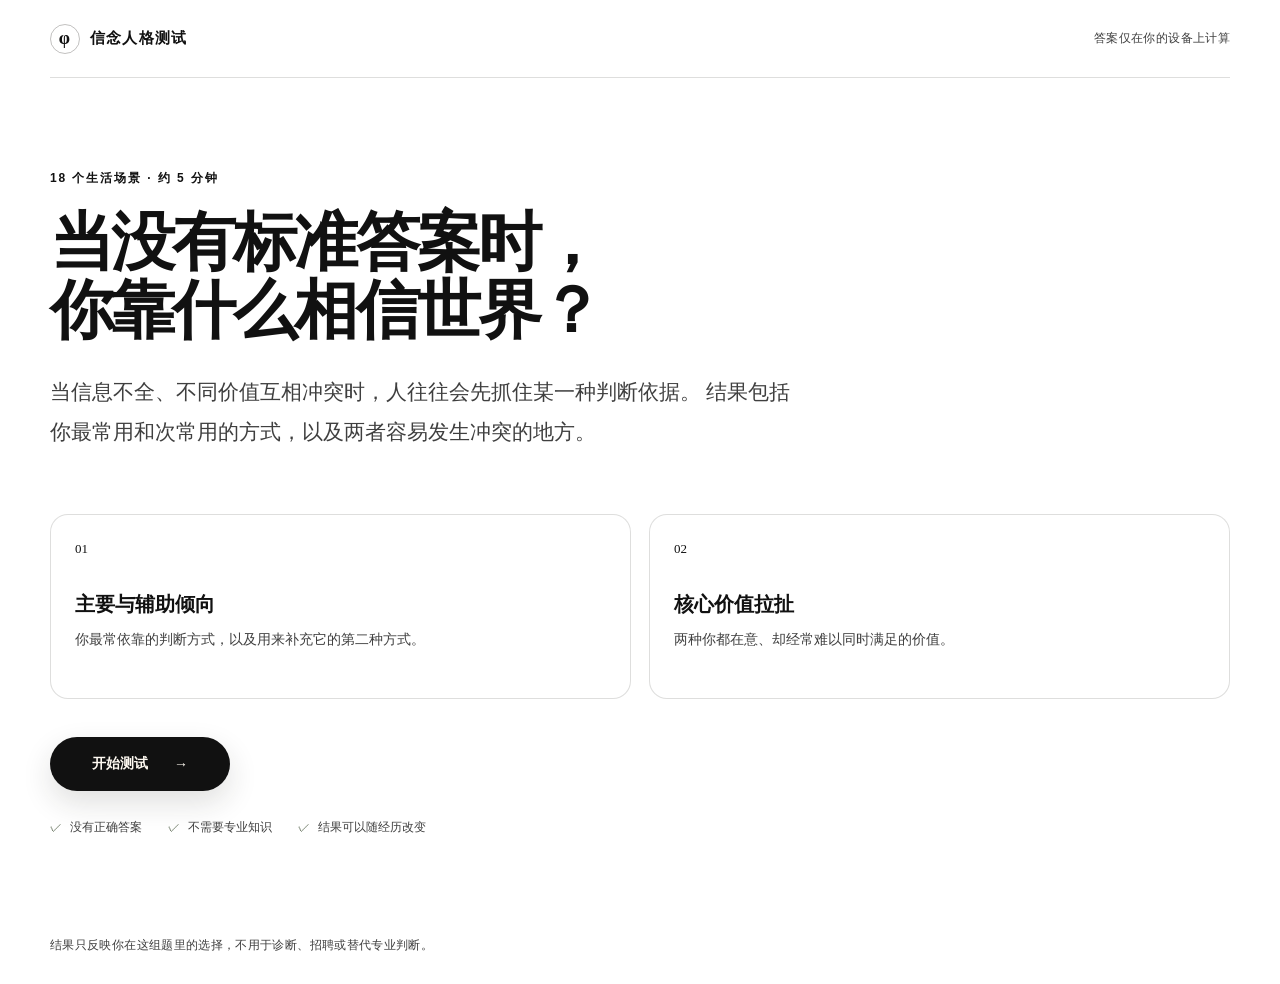
<file: index.html>
<!doctype html>
<html lang="zh-CN">
  <head>
    <meta charset="UTF-8" />
    <meta name="viewport" content="width=device-width, initial-scale=1.0" />
    <meta
      name="description"
      content="一个从生活选择出发的信念人格测试。18 道题，看看你最常依靠的判断方式，以及容易发生的价值拉扯。"
    />
    <meta name="theme-color" content="#ffffff" />
    <title>你靠什么相信世界？｜信念人格测试</title>
    <link rel="stylesheet" href="styles.css?v=7" />
  </head>
  <body>
    <div class="page-shell">
      <header class="site-header">
        <a class="brand" href="./" aria-label="返回测试首页">
          <span class="brand-mark">φ</span>
          <span>信念人格测试</span>
        </a>
        <div class="privacy-note">答案仅在你的设备上计算</div>
      </header>

      <main id="app" class="app" aria-live="polite">
        <section id="homeScreen" class="screen home-screen">
          <div class="hero-kicker">18 个生活场景 · 约 5 分钟</div>
          <h1>当没有标准答案时，<br />你靠什么相信世界？</h1>
          <p class="hero-intro">
            当信息不全、不同价值互相冲突时，人往往会先抓住某一种判断依据。
            结果包括你最常用和次常用的方式，以及两者容易发生冲突的地方。
          </p>

          <div class="result-preview" aria-label="测试结果预览">
            <article>
              <span class="preview-number">01</span>
              <h2>主要与辅助倾向</h2>
              <p>你最常依靠的判断方式，以及用来补充它的第二种方式。</p>
            </article>
            <article>
              <span class="preview-number">02</span>
              <h2>核心价值拉扯</h2>
              <p>两种你都在意、却经常难以同时满足的价值。</p>
            </article>
          </div>

          <div class="home-actions">
            <button id="startButton" class="primary-button" type="button">
              开始测试
              <span aria-hidden="true">→</span>
            </button>
            <button id="resumeButton" class="text-button hidden" type="button">继续上次作答</button>
          </div>

          <div class="home-footnote">
            <span>没有正确答案</span>
            <span>不需要专业知识</span>
            <span>结果可以随经历改变</span>
          </div>
        </section>

        <section id="quizScreen" class="screen quiz-screen hidden">
          <div class="quiz-topline">
            <button id="quitButton" class="icon-button" type="button" aria-label="退出测试">×</button>
            <div class="progress-wrap" aria-label="答题进度">
              <div class="progress-meta">
                <span id="progressText">第 1 / 18 题</span>
                <span id="progressPercent">6%</span>
              </div>
              <div class="progress-track">
                <div id="progressBar" class="progress-bar"></div>
              </div>
            </div>
          </div>

          <div class="question-wrap">
            <p class="question-hint">先选一个最接近的，再选一个次接近的</p>
            <h2 id="questionText" class="question-text"></h2>
            <div id="optionsList" class="options-list" role="group" aria-label="选项"></div>
            <p id="selectionHint" class="selection-hint">请选择第一选择</p>
          </div>

          <div class="quiz-actions">
            <button id="backButton" class="secondary-button" type="button">上一题</button>
            <button id="resetSelectionButton" class="text-button" type="button">重选本题</button>
            <button id="nextButton" class="primary-button compact" type="button" disabled>下一题</button>
          </div>
        </section>

        <section id="resultScreen" class="screen result-screen hidden">
          <div id="resultContent"></div>
          <div class="result-actions no-print">
            <button id="shareButton" class="primary-button" type="button">分享结果</button>
            <button id="printButton" class="secondary-button" type="button">保存 / 打印</button>
            <button id="restartButton" class="text-button" type="button">重新测试</button>
          </div>
        </section>
      </main>

      <footer class="site-footer">
        <p>结果只反映你在这组题里的选择，不用于诊断、招聘或替代专业判断。</p>
      </footer>
    </div>

    <div id="toast" class="toast" role="status" aria-live="polite"></div>
    <script src="questions.js?v=7"></script>
    <script src="app.js?v=8"></script>
  </body>
</html>
</file>
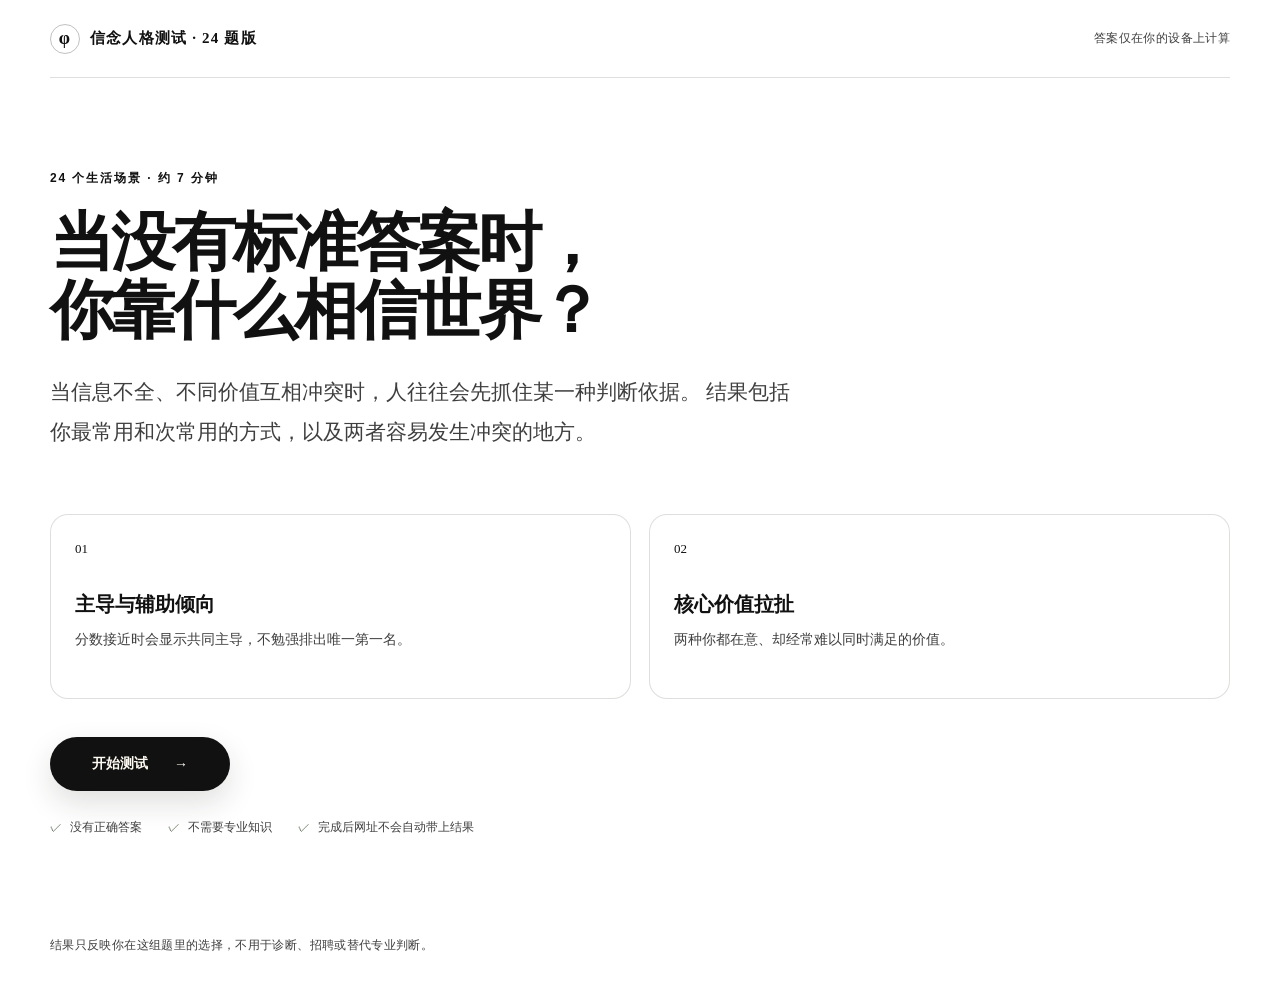
<file: 24/index.html>
<!doctype html>
<html lang="zh-CN">
  <head>
    <meta charset="UTF-8" />
    <meta name="viewport" content="width=device-width, initial-scale=1.0" />
    <meta
      name="description"
      content="一个从生活选择出发的信念人格测试。24 道题，看看你最常依靠的判断方式，以及容易发生的价值拉扯。"
    />
    <meta name="theme-color" content="#ffffff" />
    <title>你靠什么相信世界？｜信念人格测试 24 题版</title>
    <style>
:root {
  --paper: #ffffff;
  --paper-deep: #f3f3f0;
  --ink: #111111;
  --ink-soft: #3f3f3f;
  --line: rgba(36, 34, 31, 0.15);
  --line-strong: rgba(36, 34, 31, 0.28);
  --white: #ffffff;
  --accent: #111111;
  --accent-dark: #000000;
  --olive: #53604a;
  --shadow: 0 24px 80px rgba(63, 48, 31, 0.1);
  --radius-lg: 28px;
  --radius-md: 18px;
  --radius-sm: 12px;
}

* {
  box-sizing: border-box;
}

html {
  scroll-behavior: smooth;
}

body {
  margin: 0;
  min-width: 320px;
  color: var(--ink);
  background: #ffffff;
  font-family: "Songti SC", "Noto Serif CJK SC", STSong, "Times New Roman", serif;
  -webkit-font-smoothing: antialiased;
}

button,
a {
  font: inherit;
}

button {
  color: inherit;
}

.page-shell {
  width: min(1180px, calc(100% - 40px));
  min-height: 100vh;
  margin: 0 auto;
}

.site-header,
.site-footer {
  display: flex;
  align-items: center;
  justify-content: space-between;
  min-height: 78px;
}

.site-header {
  border-bottom: 1px solid var(--line);
}

.brand {
  display: inline-flex;
  gap: 10px;
  align-items: center;
  color: var(--ink);
  font-size: 15px;
  font-weight: 700;
  letter-spacing: 0.08em;
  text-decoration: none;
}

.brand-mark {
  display: grid;
  width: 30px;
  height: 30px;
  place-items: center;
  border: 1px solid var(--line-strong);
  border-radius: 50%;
  color: var(--accent);
  font-family: Georgia, serif;
  font-size: 18px;
}

.privacy-note,
.site-footer {
  color: var(--ink-soft);
  font-family: -apple-system, BlinkMacSystemFont, "Segoe UI", sans-serif;
  font-size: 12px;
  letter-spacing: 0.03em;
}

.app {
  min-height: calc(100vh - 156px);
}

.screen {
  animation: enter 420ms ease both;
}

.hidden {
  display: none !important;
}

@keyframes enter {
  from {
    opacity: 0;
    transform: translateY(8px);
  }
  to {
    opacity: 1;
    transform: translateY(0);
  }
}

.home-screen {
  padding: 92px 0 70px;
}

.hero-kicker,
.section-kicker,
.question-hint,
.result-label {
  color: var(--accent);
  font-family: -apple-system, BlinkMacSystemFont, "Segoe UI", sans-serif;
  font-size: 12px;
  font-weight: 750;
  letter-spacing: 0.16em;
  text-transform: uppercase;
}

.home-screen h1 {
  max-width: 890px;
  margin: 22px 0 28px;
  font-size: clamp(34px, 5.4vw, 64px);
  font-weight: 600;
  letter-spacing: -0.045em;
  line-height: 1.06;
}

.hero-intro {
  max-width: 760px;
  margin: 0;
  color: var(--ink-soft);
  font-size: clamp(17px, 2vw, 21px);
  line-height: 1.9;
}

.result-preview {
  display: grid;
  grid-template-columns: repeat(2, 1fr);
  gap: 18px;
  margin: 62px 0 38px;
}

.result-preview article {
  min-height: 185px;
  padding: 24px;
  border: 1px solid var(--line);
  border-radius: var(--radius-md);
  background: rgba(255, 255, 255, 0.3);
}

.preview-number {
  color: var(--accent);
  font-family: Georgia, serif;
  font-size: 13px;
}

.result-preview h2 {
  margin: 34px 0 10px;
  font-size: 20px;
  font-weight: 650;
}

.result-preview p {
  margin: 0;
  color: var(--ink-soft);
  font-family: -apple-system, BlinkMacSystemFont, "Segoe UI", sans-serif;
  font-size: 14px;
  line-height: 1.7;
}

.home-actions,
.result-actions,
.quiz-actions {
  display: flex;
  gap: 14px;
  align-items: center;
}

.primary-button,
.secondary-button,
.text-button,
.icon-button {
  border: 0;
  cursor: pointer;
  transition: 180ms ease;
}

.primary-button,
.secondary-button {
  min-height: 54px;
  padding: 0 24px;
  border-radius: 999px;
  font-family: -apple-system, BlinkMacSystemFont, "Segoe UI", sans-serif;
  font-size: 14px;
  font-weight: 700;
}

.primary-button {
  display: inline-flex;
  gap: 26px;
  align-items: center;
  justify-content: center;
  min-width: 180px;
  color: #fffaf2;
  background: var(--ink);
  box-shadow: 0 12px 30px rgba(36, 34, 31, 0.14);
}

.primary-button:hover:not(:disabled) {
  background: var(--accent-dark);
  transform: translateY(-2px);
}

.primary-button:disabled {
  cursor: not-allowed;
  opacity: 0.32;
}

.primary-button.compact {
  min-width: 126px;
}

.secondary-button {
  border: 1px solid var(--line-strong);
  background: transparent;
}

.secondary-button:hover {
  border-color: var(--ink);
  background: rgba(255, 255, 255, 0.36);
}

.text-button {
  padding: 10px 6px;
  color: var(--ink-soft);
  background: transparent;
  font-family: -apple-system, BlinkMacSystemFont, "Segoe UI", sans-serif;
  font-size: 13px;
  text-decoration: underline;
  text-decoration-color: transparent;
  text-underline-offset: 4px;
}

.text-button:hover {
  color: var(--ink);
  text-decoration-color: currentColor;
}

.home-footnote {
  display: flex;
  flex-wrap: wrap;
  gap: 12px 26px;
  margin-top: 28px;
  color: var(--ink-soft);
  font-family: -apple-system, BlinkMacSystemFont, "Segoe UI", sans-serif;
  font-size: 12px;
}

.home-footnote span::before {
  margin-right: 8px;
  color: var(--olive);
  content: "✓";
}

.quiz-screen {
  width: min(860px, 100%);
  margin: 0 auto;
  padding: 42px 0 64px;
}

.quiz-topline {
  display: flex;
  gap: 24px;
  align-items: center;
}

.icon-button {
  width: 42px;
  height: 42px;
  flex: 0 0 auto;
  border: 1px solid var(--line);
  border-radius: 50%;
  background: rgba(255, 255, 255, 0.32);
  font-family: -apple-system, BlinkMacSystemFont, "Segoe UI", sans-serif;
  font-size: 22px;
}

.progress-wrap {
  width: 100%;
}

.progress-meta {
  display: flex;
  justify-content: space-between;
  margin-bottom: 10px;
  color: var(--ink-soft);
  font-family: -apple-system, BlinkMacSystemFont, "Segoe UI", sans-serif;
  font-size: 12px;
}

.progress-track {
  height: 4px;
  overflow: hidden;
  border-radius: 999px;
  background: var(--paper-deep);
}

.progress-bar {
  width: 4%;
  height: 100%;
  border-radius: inherit;
  background: var(--accent);
  transition: width 260ms ease;
}

.question-wrap {
  min-height: 600px;
  padding: 72px 0 28px;
}

.question-hint {
  margin: 0 0 18px;
}

.question-text {
  max-width: 760px;
  margin: 0 0 36px;
  font-size: clamp(22px, 3vw, 30px);
  font-weight: 600;
  letter-spacing: -0.02em;
  line-height: 1.42;
}

.options-list {
  display: grid;
  gap: 12px;
}

.option-button {
  display: grid;
  grid-template-columns: 34px 1fr auto;
  gap: 15px;
  align-items: center;
  width: 100%;
  min-height: 76px;
  padding: 15px 18px;
  border: 1px solid var(--line);
  border-radius: var(--radius-sm);
  color: var(--ink);
  text-align: left;
  background: rgba(255, 255, 255, 0.35);
  cursor: pointer;
  transition: 160ms ease;
}

.option-button:hover {
  border-color: var(--line-strong);
  background: rgba(255, 255, 255, 0.7);
  transform: translateY(-1px);
}

.option-letter {
  display: grid;
  width: 30px;
  height: 30px;
  place-items: center;
  border: 1px solid var(--line-strong);
  border-radius: 50%;
  color: var(--ink-soft);
  font-family: Georgia, serif;
  font-size: 12px;
}

.option-text {
  font-size: 16px;
  line-height: 1.65;
}

.option-rank {
  min-width: 70px;
  color: var(--accent);
  font-family: -apple-system, BlinkMacSystemFont, "Segoe UI", sans-serif;
  font-size: 12px;
  font-weight: 750;
  text-align: right;
}

.option-button.selected-primary {
  border-color: #efd875;
  background: #fffdf2;
  box-shadow: 0 0 0 2px rgba(239, 216, 117, 0.1);
}

.option-button.selected-secondary {
  border-color: #b8d7f4;
  background: #f4f9ff;
  box-shadow: 0 0 0 2px rgba(184, 215, 244, 0.12);
}

.option-button.selected-primary .option-letter {
  border-color: #efd875;
  background: #fff6cf;
  color: #78651d;
}

.option-button.selected-secondary .option-letter {
  border-color: #b8d7f4;
  background: #e7f2ff;
  color: #3d6f99;
}

.option-button.selected-primary .option-rank {
  color: #78651d;
}

.option-button.selected-secondary .option-rank {
  color: #416f95;
}

.selection-hint {
  min-height: 24px;
  margin: 18px 0 0;
  color: var(--ink-soft);
  font-family: -apple-system, BlinkMacSystemFont, "Segoe UI", sans-serif;
  font-size: 13px;
}

.quiz-actions {
  justify-content: space-between;
  padding-top: 22px;
  border-top: 1px solid var(--line);
}

.result-screen {
  width: min(960px, 100%);
  margin: 0 auto;
  padding: 72px 0 90px;
}

.result-hero {
  position: relative;
  overflow: hidden;
  padding: clamp(30px, 4.5vw, 52px);
  border: 1px solid var(--line);
  border-radius: var(--radius-lg);
  background:
    linear-gradient(135deg, rgba(255, 255, 255, 0.72), rgba(255, 255, 255, 0.24)),
    var(--type-tint, rgba(17, 17, 17, 0.04));
  box-shadow: var(--shadow);
}

.result-hero::after {
  position: absolute;
  top: -150px;
  right: -110px;
  width: 340px;
  height: 340px;
  border: 1px solid var(--type-accent, var(--accent));
  border-radius: 50%;
  content: "";
  opacity: 0.18;
}

.result-label {
  margin: 0 0 18px;
}

.result-title {
  max-width: 760px;
  margin: 0;
  font-size: clamp(38px, 5vw, 58px);
  font-weight: 600;
  letter-spacing: -0.05em;
  line-height: 1.06;
}

.result-title.dual {
  max-width: 840px;
  font-size: clamp(30px, 4vw, 46px);
  line-height: 1.18;
}

.result-tagline {
  max-width: 680px;
  margin: 22px 0 0;
  color: var(--ink-soft);
  font-size: clamp(16px, 1.6vw, 19px);
  line-height: 1.8;
}

.result-summary-grid {
  display: grid;
  grid-template-columns: 1.15fr 0.85fr;
  gap: 18px;
  margin-top: 18px;
}

.summary-card,
.result-section,
.spectrum-card {
  border: 1px solid var(--line);
  border-radius: var(--radius-md);
  background: rgba(255, 255, 255, 0.4);
}

.summary-card {
  padding: 28px;
}

.summary-card h2,
.result-section h2,
.spectrum-card h2 {
  margin: 8px 0 14px;
  font-size: 22px;
  font-weight: 650;
}

.summary-card p,
.result-section p,
.result-section li {
  color: #303030;
  font-size: 15px;
  line-height: 1.85;
}

.summary-card p {
  margin: 0;
}

.type-chip {
  display: inline-flex;
  align-items: center;
  min-height: 28px;
  padding: 0 10px;
  border: 1px solid var(--line-strong);
  border-radius: 999px;
  color: var(--ink-soft);
  font-family: -apple-system, BlinkMacSystemFont, "Segoe UI", sans-serif;
  font-size: 11px;
  font-weight: 750;
  letter-spacing: 0.08em;
}

.result-section,
.spectrum-card {
  margin-top: 18px;
  padding: clamp(26px, 5vw, 46px);
}

.result-section h3 {
  margin: 30px 0 8px;
  font-size: 18px;
}

.result-section ul {
  margin: 12px 0 0;
  padding-left: 1.2em;
}

.result-section li + li {
  margin-top: 8px;
}

.two-column {
  display: grid;
  grid-template-columns: 1fr 1fr;
  gap: 34px;
}

.quote-block {
  margin: 24px 0 0;
  padding: 20px 22px;
  border-left: 3px solid var(--type-accent, var(--accent));
  background: rgba(255, 255, 255, 0.42);
  font-size: 18px;
  line-height: 1.7;
}

.thinker-list {
  display: grid;
  grid-template-columns: repeat(3, 1fr);
  gap: 12px;
  margin-top: 20px;
}

.thinker-card {
  padding: 18px;
  border: 1px solid var(--line);
  border-radius: var(--radius-sm);
  background: rgba(255, 255, 255, 0.35);
}

.thinker-card strong {
  display: block;
  margin-bottom: 8px;
  font-size: 17px;
}

.thinker-card span {
  color: var(--ink-soft);
  font-family: -apple-system, BlinkMacSystemFont, "Segoe UI", sans-serif;
  font-size: 12px;
  line-height: 1.6;
}

.fine-print {
  margin-top: 18px !important;
  color: var(--ink-soft) !important;
  font-family: -apple-system, BlinkMacSystemFont, "Segoe UI", sans-serif;
  font-size: 12px !important;
  line-height: 1.65 !important;
}

.tension-band {
  display: grid;
  grid-template-columns: 1fr auto 1fr;
  gap: 16px;
  align-items: center;
  margin: 26px 0;
}

.tension-side {
  padding: 18px;
  border: 1px solid var(--line);
  border-radius: var(--radius-sm);
  text-align: center;
  background: rgba(255, 255, 255, 0.35);
}

.tension-arrow {
  color: var(--accent);
  font-size: 20px;
}

.reflection-question {
  margin: 24px 0 0;
  padding: 22px 24px;
  border-radius: var(--radius-sm);
  color: var(--ink) !important;
  background: rgba(83, 96, 74, 0.09);
  font-size: 16px !important;
}

.spectrum-list {
  display: grid;
  gap: 14px;
  margin-top: 24px;
}

.spectrum-row {
  display: grid;
  grid-template-columns: 116px 1fr 44px;
  gap: 14px;
  align-items: center;
}

.spectrum-name,
.spectrum-score {
  font-family: -apple-system, BlinkMacSystemFont, "Segoe UI", sans-serif;
  font-size: 13px;
}

.spectrum-score {
  color: var(--ink-soft);
  text-align: right;
}

.spectrum-track {
  height: 9px;
  overflow: hidden;
  border-radius: 999px;
  background: var(--paper-deep);
}

.spectrum-fill {
  height: 100%;
  border-radius: inherit;
  background: var(--spectrum-color, #bfdcf2);
}

.result-actions {
  justify-content: center;
  flex-wrap: wrap;
  margin-top: 36px;
}

.toast {
  position: fixed;
  bottom: 24px;
  left: 50%;
  z-index: 10;
  padding: 12px 18px;
  border-radius: 999px;
  color: #fff;
  background: var(--ink);
  font-family: -apple-system, BlinkMacSystemFont, "Segoe UI", sans-serif;
  font-size: 13px;
  opacity: 0;
  pointer-events: none;
  transform: translate(-50%, 10px);
  transition: 200ms ease;
}

.toast.visible {
  opacity: 1;
  transform: translate(-50%, 0);
}

@media (max-width: 760px) {
  .page-shell {
    width: min(100% - 28px, 1180px);
  }

  .site-header {
    min-height: 66px;
  }

  .privacy-note {
    display: none;
  }

  .home-screen {
    padding: 62px 0 48px;
  }

  .result-preview,
  .result-summary-grid,
  .two-column,
  .thinker-list {
    grid-template-columns: 1fr;
  }

  .result-preview {
    margin-top: 44px;
  }

  .result-preview article {
    min-height: 0;
  }

  .result-preview h2 {
    margin-top: 20px;
  }

  .question-wrap {
    min-height: 560px;
    padding-top: 48px;
  }

  .option-button {
    grid-template-columns: 30px 1fr;
  }

  .option-rank {
    grid-column: 2;
    min-width: 0;
    text-align: left;
  }

  .quiz-actions {
    display: grid;
    grid-template-columns: 1fr 1fr;
  }

  .quiz-actions .text-button {
    grid-column: 1 / -1;
    grid-row: 2;
  }

  .tension-band {
    grid-template-columns: 1fr;
  }

  .tension-arrow {
    transform: rotate(90deg);
    text-align: center;
  }

  .spectrum-row {
    grid-template-columns: 96px 1fr 38px;
    gap: 10px;
  }
}

@media print {
  body {
    background: #fff;
  }

  body::before,
  .site-header,
  .site-footer,
  .no-print {
    display: none !important;
  }

  .page-shell,
  .result-screen {
    width: 100%;
    padding: 0;
  }

  .result-hero,
  .summary-card,
  .result-section,
  .spectrum-card {
    break-inside: avoid;
    box-shadow: none;
  }
}

@media (prefers-reduced-motion: reduce) {
  *,
  *::before,
  *::after {
    scroll-behavior: auto !important;
    animation-duration: 0.01ms !important;
    transition-duration: 0.01ms !important;
  }
}

    </style>
  </head>
  <body>
    <div class="page-shell">
      <header class="site-header">
        <a class="brand" href="./" aria-label="返回测试首页">
          <span class="brand-mark">φ</span>
          <span>信念人格测试 · 24 题版</span>
        </a>
        <div class="privacy-note">答案仅在你的设备上计算</div>
      </header>

      <main id="app" class="app" aria-live="polite">
        <section id="homeScreen" class="screen home-screen">
          <div class="hero-kicker">24 个生活场景 · 约 7 分钟</div>
          <h1>当没有标准答案时，<br />你靠什么相信世界？</h1>
          <p class="hero-intro">
            当信息不全、不同价值互相冲突时，人往往会先抓住某一种判断依据。
            结果包括你最常用和次常用的方式，以及两者容易发生冲突的地方。
          </p>

          <div class="result-preview" aria-label="测试结果预览">
            <article>
              <span class="preview-number">01</span>
              <h2>主导与辅助倾向</h2>
              <p>分数接近时会显示共同主导，不勉强排出唯一第一名。</p>
            </article>
            <article>
              <span class="preview-number">02</span>
              <h2>核心价值拉扯</h2>
              <p>两种你都在意、却经常难以同时满足的价值。</p>
            </article>
          </div>

          <div class="home-actions">
            <button id="startButton" class="primary-button" type="button">
              开始测试
              <span aria-hidden="true">→</span>
            </button>
            <button id="resumeButton" class="text-button hidden" type="button">继续上次作答</button>
          </div>

          <div class="home-footnote">
            <span>没有正确答案</span>
            <span>不需要专业知识</span>
            <span>完成后网址不会自动带上结果</span>
          </div>
        </section>

        <section id="quizScreen" class="screen quiz-screen hidden">
          <div class="quiz-topline">
            <button id="quitButton" class="icon-button" type="button" aria-label="退出测试">×</button>
            <div class="progress-wrap" aria-label="答题进度">
              <div class="progress-meta">
                <span id="progressText">第 1 / 24 题</span>
                <span id="progressPercent">4%</span>
              </div>
              <div class="progress-track">
                <div id="progressBar" class="progress-bar"></div>
              </div>
            </div>
          </div>

          <div class="question-wrap">
            <p class="question-hint">先选一个最接近的，再选一个次接近的</p>
            <h2 id="questionText" class="question-text"></h2>
            <div id="optionsList" class="options-list" role="group" aria-label="选项"></div>
            <p id="selectionHint" class="selection-hint">请选择第一选择</p>
          </div>

          <div class="quiz-actions">
            <button id="backButton" class="secondary-button" type="button">上一题</button>
            <button id="resetSelectionButton" class="text-button" type="button">重选本题</button>
            <button id="nextButton" class="primary-button compact" type="button" disabled>下一题</button>
          </div>
        </section>

        <section id="resultScreen" class="screen result-screen hidden">
          <div id="resultContent"></div>
          <div class="result-actions no-print">
            <button id="shareButton" class="primary-button" type="button">分享我的结果</button>
            <button id="printButton" class="secondary-button" type="button">保存 / 打印</button>
            <button id="restartButton" class="text-button" type="button">重新测试</button>
          </div>
        </section>
      </main>

      <footer class="site-footer">
        <p>结果只反映你在这组题里的选择，不用于诊断、招聘或替代专业判断。</p>
      </footer>
    </div>

    <div id="toast" class="toast" role="status" aria-live="polite"></div>
    <script>
window.questions = [
  {
    text: "朋友连续三次临时取消约定，只说‘最近有点忙’。你会怎么做？",
    options: [
      { code: "SK", text: "先问清最近出了什么事，再判断要不要生气。" },
      { code: "TM", text: "和他谈谈，说到做到对这段关系有多重要。" },
      { code: "RR", text: "先放下自己的不满，确认他是否遇到需要帮助的事。" },
      { code: "SB", text: "说明以后再临时取消，我就按自己的安排走。" }
    ]
  },
  {
    text: "你想买一件价格不低、评价两极的家电。什么最能帮你决定？",
    options: [
      { code: "OB", text: "列出最需要的功能，一项项对照不同型号。" },
      { code: "EX", text: "去店里试用，或先借朋友的用几天。" },
      { code: "CW", text: "算清价格、使用频率和买错后的损失。" },
      { code: "RP", text: "先找优惠、保修和退换条件，再决定。" }
    ]
  },
  {
    text: "家人希望你接受一份稳定工作，但你更想尝试另一条路。你会怎么想？",
    options: [
      { code: "EC", text: "选我真正想走、也愿意承担后果的那条路。" },
      { code: "AV", text: "选更能让我保持兴趣和生命力的生活。" },
      { code: "SC", text: "先分清‘稳定才算成功’到底是谁的标准。" },
      { code: "PG", text: "先确认不会把该承担的责任丢给家人。" }
    ]
  },
  {
    text: "旅行当天突然下大雨，四个人只能改选一个方案。你更支持哪种取舍？",
    options: [
      { code: "OB", text: "去交通清楚、时间可控的室内场馆，保证安排不乱。" },
      { code: "RR", text: "让身体最不舒服的人先选，即使其他人会有些失望。" },
      { code: "CW", text: "直接投票，选择能让最多人满意的方案。" },
      { code: "AV", text: "去当地人推荐的小地方，把意外变成新体验。" }
    ]
  },
  {
    text: "群聊里有人说一位同事‘人品有问题’，却没给证据。你最先在意什么？",
    options: [
      { code: "SK", text: "消息从哪里来，对方凭什么这么说。" },
      { code: "EX", text: "我亲眼见过的行为是否支持这种评价。" },
      { code: "PG", text: "未经证实的话不该被转发，免得伤害名誉。" },
      { code: "RP", text: "是谁在传播，以及这样说会让谁得利。" }
    ]
  },
  {
    text: "你对现在的生活长期不满意，但短期内只能优先改变一件事。你会选什么？",
    options: [
      { code: "EC", text: "做一个一直不敢做、但由我自己决定的改变。" },
      { code: "SB", text: "停掉最消耗我的安排，先恢复边界和稳定。" },
      { code: "SC", text: "改变那个反复制造问题的分工或规则。" },
      { code: "TM", text: "把时间还给我认为真正值得长期投入的事。" }
    ]
  },
  {
    text: "你和三个人共同准备一场重要活动，其中一人没完成分工，明天就要开始。你们必须马上补救。你会先做什么？",
    options: [
      { code: "OB", text: "把剩余任务按轻重重新排好，先确保活动能正常开始。" },
      { code: "PG", text: "让他先补上自己承诺的关键部分，其他人只处理突发缺口。" },
      { code: "RR", text: "问清他卡在哪里，再给他一项现在确实能完成的任务。" },
      { code: "SC", text: "检查原来的任务是否分配不均，再按实际负担重新分工。" }
    ]
  },
  {
    text: "朋友推荐你和一个不太熟的人合作重要项目，但你只有三天决定。你最依靠什么？",
    options: [
      { code: "EX", text: "先做一个很小的任务，用实际合作感受判断。" },
      { code: "SK", text: "核实他过去的经历，不只听朋友怎么评价。" },
      { code: "CW", text: "比较合作的收益、失败损失和退出成本。" },
      { code: "SB", text: "先写清责任和边界，只承担我能控制的风险。" }
    ]
  },
  {
    text: "你意外得到一笔奖金。除了日常开销，你最想怎么使用？",
    options: [
      { code: "EC", text: "用它学东西或换环境，给自己多一种选择。" },
      { code: "AV", text: "安排一次真正期待的旅行或兴趣体验。" },
      { code: "TM", text: "拿出一部分支持家人或长期认同的事情。" },
      { code: "RP", text: "先存作备用金，让自己少受别人和工作牵制。" }
    ]
  },
  {
    text: "你第一次做一件完全陌生的事，连续两次都没做好。接下来你更可能怎么做？",
    options: [
      { code: "EX", text: "换一个小方法再试一次，根据结果继续调整。" },
      { code: "OB", text: "找出完整步骤，检查自己到底卡在哪一环。" },
      { code: "AV", text: "先回到最吸引我的部分，找回愿意继续的感觉。" },
      { code: "EC", text: "想清楚我为什么要学它，再决定要不要继续投入。" }
    ]
  },
  {
    text: "朋友告诉你，他做了一件确实伤害到别人的事，并要求你替他保密。你最先会怎么回应？",
    options: [
      { code: "PG", text: "明确告诉他，我不会替他隐瞒，他应该自己说明事实。" },
      { code: "CW", text: "先阻止伤害继续，必要时告诉能介入的人。" },
      { code: "RR", text: "和他一起想清楚怎样补救，提醒他面对受伤的人，但不替他承担。" },
      { code: "RP", text: "保留关键事实，先找真正有能力处理的人。" }
    ]
  },
  {
    text: "一项家庭传统让你越来越有压力。你会怎么处理？",
    options: [
      { code: "TM", text: "保留它对家人仍有意义的部分，换一种压力更小的方式。" },
      { code: "SB", text: "说清自己的边界，只参加我能承受的部分。" },
      { code: "SC", text: "看看压力是否总落在家里同一类人身上。" },
      { code: "SK", text: "先弄清它存在的理由，重新判断是否值得继续。" }
    ]
  },
  {
    text: "你答应不公开一次争吵的细节。后来对方只讲了自己的版本，大家开始误会你。你会怎么做？",
    options: [
      { code: "RR", text: "要求对方和我一起澄清；在此之前不公开争吵细节。" },
      { code: "PG", text: "继续守住承诺，即使暂时被别人误会。" },
      { code: "SK", text: "只纠正能够核实的事实，不讲无法证明的部分。" },
      { code: "EC", text: "说出自己的完整经历，接受这段关系可能因此结束。" }
    ]
  },
  {
    text: "一场期待很久的旅行突然少了三分之一预算，而且今天必须调整。哪种取舍最像你？",
    options: [
      { code: "OB", text: "取消一个目的地，把它留到下次；重新排好剩余交通和住宿。" },
      { code: "CW", text: "删掉回报最低的项目，保留总体收获最大的组合。" },
      { code: "AV", text: "其他都能缩减，但最期待的独特体验一定保留。" },
      { code: "RP", text: "先谈退改和折扣，再按争取到的条件调整。" }
    ]
  },
  {
    text: "你为一个目标投入了很久，却越来越怀疑它是否值得继续。你会怎样判断？",
    options: [
      { code: "EX", text: "换一种做法短期试验，看真实感受和效果。" },
      { code: "SC", text: "分清这个目标是否只是被外界标准推着走。" },
      { code: "SB", text: "看自己能否稳定承担，不被一时情绪决定。" },
      { code: "TM", text: "问它是否仍连接着我真正相信的意义。" }
    ]
  },
  {
    text: "你报名参加一个长期兴趣班。老师临时把原本公开的展示机会留给几位熟人。你最先在意什么？",
    options: [
      { code: "SK", text: "老师能不能给出清楚、可以核实的专业理由。" },
      { code: "PG", text: "报名时已经说好公开选拔，中途改变约定本身不公平。" },
      { code: "SC", text: "过去的展示机会是否也总是落在和老师关系近的人身上。" },
      { code: "RP", text: "普通学员能否一起提出方案、争取补偿，或选择集体退出。" }
    ]
  },
  {
    text: "一个持续半年的机会回报很高，却会占用几乎所有自由时间。你最不能牺牲什么？",
    options: [
      { code: "SB", text: "基本作息，以及不被无限占用的个人边界。" },
      { code: "AV", text: "让我保有感受、兴趣和创造力的空间。" },
      { code: "RR", text: "保留与重要的人相处的时间，即使放弃部分回报。" },
      { code: "TM", text: "不让短期回报带我偏离长期相信的方向。" }
    ]
  },
  {
    text: "你准备第一次去陌生地方独自生活半年，信息不可能全部收集齐。最后什么会让你拍板？",
    options: [
      { code: "OB", text: "生活安排已经形成一套稳定可执行的计划。" },
      { code: "EX", text: "能够先短住或试行，并给自己保留退路。" },
      { code: "EC", text: "这是我认真想过的生活，连不方便的部分也愿意接受。" },
      { code: "CW", text: "综合收益明显大于风险、成本和可能损失。" }
    ]
  },
  {
    text: "你准备和一个不太熟的人合租一年，几个房子的条件差不多。什么最能让你愿意签约？",
    options: [
      { code: "OB", text: "费用、家务、作息和公共空间已经有清楚的共同规则。" },
      { code: "SK", text: "房东的说法、合同细节和室友过去的情况都能核实。" },
      { code: "RR", text: "对方遇到分歧时愿意沟通，也能尊重彼此的生活需要。" },
      { code: "AV", text: "这个空间让我觉得舒服，日常生活会有自己喜欢的质感。" }
    ]
  },
  {
    text: "你在考虑是否长期参加一个要求严格的志愿项目。什么最能说服你留下？",
    options: [
      { code: "EX", text: "先实际参加几次，确认工作内容和宣传的一样。" },
      { code: "SB", text: "时间和责任边界清楚，我能够稳定承担而不透支。" },
      { code: "PG", text: "项目帮助人的方式尊重对方，不用好结果替不当手段辩护。" },
      { code: "TM", text: "它和我愿意长期投入的价值相连，即使没有即时回报。" }
    ]
  },
  {
    text: "你和同事都想争取同一个晋升机会，但评选方式并不透明。你最先会做什么？",
    options: [
      { code: "EC", text: "先决定自己愿意用什么方式竞争，并接受这个选择的结果。" },
      { code: "CW", text: "比较公开争取、私下沟通和放弃竞争分别可能带来的后果。" },
      { code: "SC", text: "要求说明评价标准，看看它是否长期偏向某一类人。" },
      { code: "RP", text: "先弄清谁真正有决定权，以及哪些成果和支持者最有分量。" }
    ]
  },
  {
    text: "朋友邀请你一起经营一家小店，但你发现原来的做法里有些地方不够透明。什么最影响你的决定？",
    options: [
      { code: "OB", text: "账目、分工和经营流程能否整理成清楚可靠的系统。" },
      { code: "EX", text: "能否先合作一个短周期，用真实结果检验彼此是否合适。" },
      { code: "EC", text: "我是否真的愿意选择这种生活，并承担它带来的责任。" },
      { code: "PG", text: "涉及顾客知情和公平的底线能否立刻改正。" }
    ]
  },
  {
    text: "一件重要的事让你非常焦虑，身边的人又给出完全不同的建议。什么最能帮你定下来？",
    options: [
      { code: "SK", text: "先检查大家是否把未经证明的猜测当成了事实。" },
      { code: "SB", text: "把可控和不可控的部分分开，只决定我能负责的行动。" },
      { code: "CW", text: "比较几个选择最可能造成的实际损失和长期影响。" },
      { code: "RR", text: "和会被这个决定直接影响的人谈清彼此真正需要什么。" }
    ]
  },
  {
    text: "你在两个城市之间选择长期生活：一个机会更多，一个更符合你喜欢的日常。最后你最难放下什么？",
    options: [
      { code: "SC", text: "不让‘机会多才算更好’这种外界标准替我决定生活。" },
      { code: "RP", text: "工作、收入和可选择的空间，避免以后没有退路。" },
      { code: "AV", text: "每天真实能感受到的环境、节奏和生活质感。" },
      { code: "TM", text: "和重要的人、归属感以及长期相信的方向保持连接。" }
    ]
  }
];

    </script>
    <script>
const TYPE_ORDER = ["OB", "EX", "SK", "EC", "SB", "PG", "CW", "RR", "SC", "RP", "AV", "TM"];
const TYPE_MAX_SCORE = 16;
const SPECTRUM_COLORS = ["#f4dfa0", "#bfdcf2", "#c5e1c8", "#ddcfec"];
const STORAGE_KEY = "belief-personality-progress-24-v1";
const OPTION_ORDERS = [
  [0, 1, 3, 2], [2, 1, 3, 0], [0, 1, 3, 2], [3, 1, 0, 2],
  [3, 0, 2, 1], [2, 1, 3, 0], [1, 3, 2, 0], [3, 0, 1, 2],
  [0, 3, 1, 2], [1, 3, 0, 2], [3, 0, 1, 2], [3, 0, 2, 1],
  [1, 0, 3, 2], [0, 1, 2, 3], [3, 2, 0, 1], [2, 0, 3, 1],
  [2, 1, 3, 0], [1, 0, 3, 2], [2, 0, 1, 3], [3, 2, 1, 0],
  [1, 2, 0, 3], [1, 2, 0, 3], [1, 2, 3, 0], [2, 1, 0, 3]
];

const typeProfiles = {
  OB: {
    name: "秩序建构者",
    role: "先理解结构，再决定行动",
    tagline: "你相信混乱并非不可理解。只要概念足够清楚、关系梳理得足够完整，世界会显出它的骨架。",
    question: "这件事背后真正的结构是什么？",
    quote: "我不怕复杂，我怕的是没有结构。",
    worldview: [
      "你面对问题时，很少满足于零散经验或一句简单判断。你会本能地寻找变量之间的关系：什么是原因，什么只是表象；哪些现象可以放进同一个模型，哪些需要重新分类。理解对你来说不只是知道更多事实，而是让事实之间形成秩序。",
      "你也倾向把自由理解成一种清醒：不是想做什么就做什么，而是知道世界怎样运转、自己的选择会落在什么位置，然后更有把握地行动。一个解释如果只能覆盖眼前个案，却无法形成更稳定的框架，通常很难让你真正放心。"
    ],
    decision: "你通常先整理概念、因果和整体结构，等问题变得可以理解后再行动",
    underPressure: "压力越大，你越想尽快建立秩序。你可能列出规则、画出框架、重新分工，借此把失控感压回可管理的范围。",
    strengths: ["能从杂乱信息中找到规律，看到别人忽略的系统关系。", "擅长把复杂问题讲清楚，并建立可重复使用的方法。", "不容易被一时情绪和表面现象带着走。"],
    blindspots: ["可能把无法量化的感情、偶然与个体差异当成噪音。", "模型一旦建立，容易更重视内部自洽，而不是现实是否已经变化。", "别人还在表达感受时，你可能过早进入分析和解决问题。"],
    secondaryGift: "它会带来结构、长线视角和对概念清晰度的要求",
    prompts: ["这个模型解释不了的人和经验，正在提醒我什么？", "我是在理解现实，还是在要求现实服从我的分类？"],
    thinkers: [
      { name: "柏拉图", note: "相信表面变化背后仍有可理解的形式与秩序。" },
      { name: "斯宾诺莎", note: "把理解原因视为摆脱被动、获得自由的一条道路。" },
      { name: "黑格尔", note: "试图在矛盾与历史变化中把握整体结构。" }
    ],
    accent: "#3f6178",
    tint: "rgba(63, 97, 120, 0.10)"
  },
  EX: {
    name: "经验探索者",
    role: "先去接触现实，再相信结论",
    tagline: "你对漂亮理论保持礼貌，但真正能说服你的，是它在生活里经受过检验。",
    question: "它在真实世界里到底怎样运转？",
    quote: "不要先告诉我世界应该怎样，让我先看看它实际上怎样。",
    worldview: [
      "你相信知识必须和经验保持联系。与其先决定世界应该是什么样子，你更愿意观察、尝试、收集反馈，再一点点形成判断。你通常不迷信一次性的成功，也不因为理论听起来完整就全盘接受；你想知道换一个环境、换一群人，它是否仍然成立。",
      "对你而言，承认自己可能错并不可怕。真正危险的是一个观点已经被现实反驳，人却仍因为面子、身份或信念继续维护它。你愿意修正，也擅长从小规模行动中学习，这让你的判断往往带着朴素而可靠的现实感。"
    ],
    decision: "你通常先观察事实、试一小步、看见反馈，再决定是否扩大行动",
    underPressure: "遇到争论时，你会想把双方从口号拉回具体案例：到底发生了什么，过去试过什么，结果怎样。",
    strengths: ["不容易被空洞口号打动，重视可观察的事实。", "愿意根据新经验修正观点，而不是维护一贯正确的形象。", "擅长小步试错，让行动和学习同时发生。"],
    blindspots: ["眼前有效不代表长期正确，局部经验也未必能推广。", "容易低估抽象理论在发现隐蔽问题上的价值。", "某些原则不能等到伤害发生后才通过试验学习。"],
    secondaryGift: "它会带来现实检验、反馈意识和愿意修正的弹性",
    prompts: ["我看到的是足够有代表性的经验，还是一个刚好支持我的例子？", "有哪些东西不适合用试错来验证？"],
    thinkers: [
      { name: "大卫·休谟", note: "提醒人们谨慎对待超出经验支持的确定结论。" },
      { name: "约翰·洛克", note: "强调经验在知识形成中的基础位置。" },
      { name: "约翰·杜威", note: "把思想看作解决真实问题、接受行动检验的工具。" }
    ],
    accent: "#5c7254",
    tint: "rgba(92, 114, 84, 0.10)"
  },
  SK: {
    name: "怀疑审视者",
    role: "先检查问题，再接受答案",
    tagline: "你不把强烈的确信感当成真理。比起马上站队，你更想知道问题为何被这样提出。",
    question: "我们凭什么认为自己是对的？",
    quote: "我首先想知道，这个问题为什么被这样提出。",
    worldview: [
      "你对任何过于顺滑的答案都有一点警觉。语言怎样划分现实、提问方式排除了什么、说话者站在什么位置，这些往往比结论本身更早进入你的视野。你知道人很容易把习惯当自然、把立场当事实，也知道‘我很确定’和‘事情是真的’之间并没有必然联系。",
      "这种怀疑并不是为了否定一切，而是为了给判断降温。你愿意暂停、拆解、换一种问法，直到隐藏的前提浮出水面。很多时候，你的价值不在于提供又一个答案，而在于阻止大家过早接受一个坏问题。"
    ],
    decision: "你通常先检查概念、证据和隐藏前提，确认问题没有把人带进预设答案",
    underPressure: "别人越催你立刻表态，你越容易后退一步。你会要求定义、来源和反例，以免集体情绪替代判断。",
    strengths: ["能发现论证漏洞、语言陷阱和未经承认的前提。", "不容易被多数意见、权威姿态或情绪气氛裹挟。", "能让团队在犯下不可逆错误前重新思考。"],
    blindspots: ["不断追问可能变成不承担选择的安全区。", "过度拆解会让真诚、信任和共同承诺显得都很可疑。", "在必须行动的时刻，你可能等不到足以安心的确定性。"],
    secondaryGift: "它会带来对前提的检查、对确定性的克制和重新提问的能力",
    prompts: ["我还需要什么信息才愿意行动，那个标准现实吗？", "这次怀疑是在保护判断，还是在保护我不必承担选择？"],
    thinkers: [
      { name: "苏格拉底", note: "通过不断追问，暴露自以为知道其实并不知道的部分。" },
      { name: "皮浪", note: "把暂停判断看作在不确定世界中保持清醒的方式。" },
      { name: "笛卡尔", note: "用方法论怀疑寻找更可靠的知识起点。" }
    ],
    accent: "#5c6680",
    tint: "rgba(92, 102, 128, 0.10)"
  },
  EC: {
    name: "自我塑造者",
    role: "用选择塑造自己，而不是等待答案",
    tagline: "你不认为人生会自动递来一份说明书。意义常常不是先想明白，而是在承担选择之后长出来。",
    question: "我愿意通过这次选择成为什么人？",
    quote: "我不是先知道自己是谁，再作出选择；我通过选择成为自己。",
    worldview: [
      "你对‘这就是我的天性’或‘我没有办法’这类说法会保留一点距离。环境当然重要，过去也会留下痕迹，但你更关心人在此刻是否仍愿意作出选择。对你来说，一个人并不是等待被发现的固定本质，而是在一次次承诺、退出、坚持和承担中逐渐形成。",
      "你能接受世界没有统一答案，因为这并不会自动让一切失去意义。恰恰相反，没有预设剧本意味着人不能把责任交给命运。自由在你这里不是轻松的礼物，而是一种无法完全逃开的负担：你必须选择，也必须承认选择会定义你。"
    ],
    decision: "你通常先问哪个选择是自己真正愿意承担的，以及它会把自己带向怎样的人生",
    underPressure: "当外界都在替你安排答案时，你会更强烈地维护选择权；当没有答案时，你反而可能用行动结束空转。",
    strengths: ["有能力在意义崩塌后重新作出承诺。", "不轻易用身份、过去或环境彻底取消个人责任。", "愿意为真实选择付出代价，而不只保留想象中的可能。"],
    blindspots: ["可能高估意志，低估资源、身体、创伤和制度限制。", "把一切都变成个人选择，会让需要帮助的人承担额外羞耻。", "为了证明自由，可能过快切断仍有价值的关系和传统。"],
    secondaryGift: "它会带来行动、承诺和对个人责任的坚持",
    prompts: ["这个人是真的不愿选择，还是根本没有足够真实的选项？", "我是在创造自己，还是在用剧烈变化逃离旧问题？"],
    thinkers: [
      { name: "萨特", note: "强调人通过选择形成自己，也无法逃避自由的责任。" },
      { name: "西蒙娜·德·波伏娃", note: "讨论自由如何与他人的自由和具体处境相连。" },
      { name: "加缪", note: "在没有最终保证的世界里，仍选择清醒地生活和行动。" }
    ],
    accent: "#53658c",
    tint: "rgba(83, 101, 140, 0.10)"
  },
  SB: {
    name: "自律守界者",
    role: "把注意力带回自己能够负责的部分",
    tagline: "你知道世界不会完全听从意志，但人仍可以训练自己的回应，不把方向交给每一次情绪和意外。",
    question: "在这些不可控之中，我还能控制什么？",
    quote: "我不能决定发生什么，但我可以决定自己如何回应。",
    worldview: [
      "你习惯把世界分成两部分：可以改变的，和暂时无法改变的。与其反复消耗在后者，你更愿意把力气放回自己的行动、习惯、边界和态度。情绪在你看来值得被听见，却不应该自动获得指挥权；真正的自由，需要一个人能够在冲动与行动之间留出距离。",
      "你重视可靠、克制和自我负责。别人也许把纪律看作限制，你却更容易看见它提供的稳定：当外部混乱时，仍有一些东西不会被夺走。你不要求生活永远顺利，但希望自己即使在不顺利中，也不至于完全失去选择回应的能力。"
    ],
    decision: "你通常先划清责任边界，把注意力放回自己能训练、能承担、能持续做到的行动",
    underPressure: "越是混乱，你越会收紧节奏和边界。你可能减少表达，先让自己恢复可控，再处理外部问题。",
    strengths: ["在危机中保持稳定，不轻易让情绪接管行动。", "边界感较清楚，能长期承担而不是短期透支。", "重视实践和品格，不把改变只停留在愿望。"],
    blindspots: ["可能把需要支持误解成不够坚强。", "过度克制会让悲伤、愤怒和依赖没有被真正处理。", "容易把结构性伤害转化成个人修炼任务。"],
    secondaryGift: "它会带来边界、稳定和对可控行动的专注",
    prompts: ["这件事真的只需要我调整心态，还是也需要改变外部条件？", "我的边界是在保护长期承担，还是在避免亲密与脆弱？"],
    thinkers: [
      { name: "爱比克泰德", note: "区分可控与不可控，把自由放在对自身判断的训练中。" },
      { name: "马可·奥勒留", note: "在公共责任和个人修养之间保持克制与清醒。" },
      { name: "康德", note: "把自律理解为按自己认可的原则行动，而非服从冲动。" }
    ],
    accent: "#4f6d67",
    tint: "rgba(79, 109, 103, 0.10)"
  },
  PG: {
    name: "原则守护者",
    role: "先守住不能交换的底线",
    tagline: "你相信有些事即使能带来好结果，也不应该做；有些人即使人数很少，也不能只被当成代价。",
    question: "有没有一条界限，即使对我不利也不该越过？",
    quote: "有些界限不是因为有利才存在，而是因为越过它本身就是错误。",
    worldview: [
      "你不愿把道德简化成一张收益表。结果当然重要，但如果任何权利都可以在足够大的利益面前被交换，那么最弱、最少数的人永远可能成为代价。你更愿意先划出一些界限：人不能只是工具，承诺不能只在方便时有效，原则必须在对自己不利时仍然能够约束行动。",
      "这种判断方式给你一种稳定的道德方向。面对压力、诱惑和多数意见时，你会追问一条规则能否同样适用于自己，能否公开地对所有人说明。你未必总是僵硬，但你需要知道妥协发生在哪里，也需要有人承认那确实是一种妥协。"
    ],
    decision: "你通常先确认尊严、权利和承诺的底线，再讨论怎样在边界内取得最好结果",
    underPressure: "当别人以效率、紧急或多数利益要求越界时，你会比平时更坚定，甚至愿意承担不合群的代价。",
    strengths: ["在利益诱惑和群体压力下仍能保持道德一致。", "能保护少数者不被总体收益轻易牺牲。", "重视承诺与人格尊严，让合作拥有可信底线。"],
    blindspots: ["两个原则冲突时，单纯坚持原则并不会自动给出答案。", "可能低估极端情境中不行动同样会造成伤害。", "容易把复杂责任变成谁更纯洁，而忽略真实后果。"],
    secondaryGift: "它会带来清楚的底线、权利意识和对人格尊严的坚持",
    prompts: ["我坚持的是一条真正普遍的原则，还是对我更方便的规则？", "如果不越过这条线会造成巨大伤害，我愿意承担怎样的责任？"],
    thinkers: [
      { name: "康德", note: "强调人不能只被当成手段，道德原则应能普遍化。" },
      { name: "约翰·罗尔斯", note: "从公平和基本自由出发思考制度正义。" },
      { name: "汉娜·阿伦特", note: "提醒个人不能把责任完全交给命令与体制。" }
    ],
    accent: "#445f78",
    tint: "rgba(68, 95, 120, 0.10)"
  },
  CW: {
    name: "后果衡量者",
    role: "让道德真正减少伤害",
    tagline: "你不只看动机是否漂亮，更在意决定落到现实后，谁因此过得更好，谁承担了代价。",
    question: "事情最后会变成什么？",
    quote: "我关心的不只是你是否出于好心，而是事情最后变成了什么。",
    worldview: [
      "你相信善意不能抵消真实伤害。一个人可以怀着最好的动机作出糟糕决定，也可以在不完美的选项中，凭认真权衡减少大量痛苦。资源有限、时间有限、方案都有代价时，你愿意承认取舍的存在，而不是用原则上的纯洁逃开决定。",
      "你会自然地比较影响范围、严重程度和长期连锁反应。数字不是你的全部，但它能迫使人看见那些不在眼前、却同样会受影响的人。你追求的不是让自己看起来正确，而是让世界因为这个决定真的少一点损失、多一点可生活的可能。"
    ],
    decision: "你通常比较各方案会造成的整体收益与伤害，选择真实后果相对更好的一边",
    underPressure: "危机中，你会迅速进入权衡模式，优先处理影响最大、最紧急或最不可逆的风险。",
    strengths: ["愿意直面资源有限和必须取舍的现实。", "关注决定的连锁影响，不让好意替代结果责任。", "能在多个不完美方案中找到伤害相对更小的一条路。"],
    blindspots: ["总体改善可能掩盖少数人被迫承担的不公。", "不可量化的尊严、忠诚与生命体验容易被压缩成数字。", "对未来后果的预测可能比自己意识到的更不可靠。"],
    secondaryGift: "它会带来后果意识、资源权衡和对真实影响的责任感",
    prompts: ["是谁在承担这个‘总体更好’方案的主要代价？", "有哪些价值一旦换成数字，就已经失去了最重要的部分？"],
    thinkers: [
      { name: "边沁", note: "尝试用可比较的幸福与痛苦衡量公共决定。" },
      { name: "约翰·斯图亚特·密尔", note: "在总体福祉之外，也认真捍卫个体自由。" },
      { name: "彼得·辛格", note: "把道德关注扩展到更远的人与更广的生命。" }
    ],
    accent: "#6b7650",
    tint: "rgba(107, 118, 80, 0.10)"
  },
  RR: {
    name: "关系回应者",
    role: "先看见眼前具体的人",
    tagline: "你不认为人是彼此独立的孤岛。责任常常不是来自抽象合同，而是来自有人正在真实地依赖你。",
    question: "这个具体的人现在需要我回应什么？",
    quote: "我首先面对的不是一条抽象规则，而是眼前这个具体的人。",
    worldview: [
      "你对处境和关系非常敏感。同一句‘公平对待’，放在资源、能力和伤口完全不同的人身上，未必真的公平。你会留意谁没有被听见、谁正在承担额外照顾、谁虽然表面同意却没有安全拒绝的条件。对你来说，道德不只存在于普遍规则，也发生在具体相遇中。",
      "你不把脆弱和依赖看成人性的例外。每个人都曾需要照顾，也迟早会再次需要别人；关系并不是自由的障碍，而是人能够成为自己的条件之一。你愿意让判断为具体的人留出余地，也愿意承认有些责任无法整齐地写进统一规则。"
    ],
    decision: "你通常先看谁正在受伤、谁依赖这段关系，以及怎样回应具体而不相同的需要",
    underPressure: "冲突发生时，你会先稳定关系和受伤者。即使没有完整方案，也很难对眼前的求助保持抽离。",
    strengths: ["能看见抽象规则遗漏的处境差异和隐性劳动。", "对脆弱、依赖与关系伤害有细致感受。", "擅长修复信任，让决定不只正确，也仍然保有人味。"],
    blindspots: ["更容易照顾熟悉的人，忽略不在场的陌生者。", "害怕伤害关系时，可能迟迟不设必要边界。", "承担过多照顾后，容易在耗尽中产生隐性怨恨。"],
    secondaryGift: "它会带来处境敏感、照顾意识和对具体关系的责任",
    prompts: ["如果面对的是陌生人，我还会作出同样判断吗？", "这份照顾是在回应需要，还是在维持我被需要的角色？"],
    thinkers: [
      { name: "卡罗尔·吉利根", note: "让关怀、关系与具体责任进入道德理论的中心。" },
      { name: "列维纳斯", note: "从面对具体他者开始理解无法轻易推卸的责任。" },
      { name: "孔子", note: "把人格修养放在人与人的关系和日常实践中理解。" }
    ],
    accent: "#6d5f82",
    tint: "rgba(109, 95, 130, 0.10)"
  },
  SC: {
    name: "结构批判者",
    role: "看见个人选择背后的制度",
    tagline: "当别人问一个人为什么失败，你还会继续问：是谁制定了成功的标准，又是谁只得到很少的选项？",
    question: "是谁设计了选项，也是谁定义了正常？",
    quote: "我不只想知道一个人为什么这样选择，也想知道是谁设计了选项。",
    worldview: [
      "你很少把一个人的处境完全解释成个人品质。欲望、身份、机会甚至‘正常’的标准，都可能在历史、制度和语言中被塑造。一个看似自由的选择，如果退出代价极高、资源分配悬殊，或可供选择的道路早已被别人决定，那么仅仅强调个人责任就会掩盖真正的问题。",
      "你关注权力如何进入日常，而不只关注明显的命令。表格怎样分类人、学校怎样定义优秀、职场怎样奖励某种生活方式，这些温和而持续的安排同样能塑造命运。你的批判不是为了说明个人什么都做不了，而是希望行动不要只修补被制度不断制造出来的伤口。"
    ],
    decision: "你通常先分析制度、语言和历史条件怎样塑造了眼前选择，再判断责任应如何分配",
    underPressure: "当群体急着寻找一个人负责时，你会把视线拉回规则、资源和反复出现的模式。",
    strengths: ["能识别被个人化的制度问题和被自然化的标准。", "看见谁缺席、谁承担隐形代价、谁有定义问题的权力。", "推动改变从个体补救走向规则和环境层面。"],
    blindspots: ["过度强调结构会让个人行动与责任显得无足轻重。", "容易把真诚、传统和道德也全部解释成权力效果。", "擅长揭露问题，却可能缺少足够具体的可行替代。"],
    secondaryGift: "它会带来制度视角、历史意识和对隐藏权力的敏感",
    prompts: ["指出结构之后，个人此刻仍有哪些真实可行的行动？", "我是否把一切都解释成权力，以至于看不见真诚和偶然？"],
    thinkers: [
      { name: "马克思", note: "从生产关系与物质条件理解社会冲突和人的处境。" },
      { name: "福柯", note: "分析权力如何通过知识、分类与日常规范运作。" },
      { name: "布迪厄", note: "说明资源、习惯与社会场域怎样让差异持续再生产。" }
    ],
    accent: "#4e596f",
    tint: "rgba(78, 89, 111, 0.10)"
  },
  RP: {
    name: "权力现实者",
    role: "先看清资源、利益与执行力",
    tagline: "你不会因为一个系统说得漂亮就相信它。比起公开理由，你更想看资源最后流向哪里。",
    question: "谁真正有能力让结果发生？",
    quote: "判断一个系统，不要只听它宣称什么，要看资源最后流向哪里。",
    worldview: [
      "你知道公共理由和真实动力经常不是一回事。组织会谈价值，个人会谈原则，但预算、位置、联盟和退出成本往往更诚实地暴露了局势。理解这些并不表示你赞成弱肉强食，而是你不愿让善意因为看不懂力量结构而反复失败。",
      "你重视执行能力，也愿意承认谈判、策略和妥协的必要。一个正确主张如果没有支持者、资源和时机，可能只会留下道德姿态；一个人若主动放弃所有筹码，也很难长期保护自己在意的事。你希望理想能够落地，因此会先判断谁能推动、谁能阻止、代价由谁承担。"
    ],
    decision: "你通常先判断利益、资源、联盟和执行权，再选择真正有机会改变结果的策略",
    underPressure: "局势越紧张，你越少听口号，越关注控制权、交换条件和各方不会公开说出的底线。",
    strengths: ["能快速识别谁真正拥有决定权和执行能力。", "不把愿望误当方案，重视时机、联盟和现实成本。", "在复杂谈判中能保护资源，避免过早失去行动能力。"],
    blindspots: ["容易把关爱、忠诚和信念都还原成利益交换。", "长期以防御姿态生活，会越来越难相信合作和善意。", "为了保留力量，可能逐步忘记最初想保护的价值。"],
    secondaryGift: "它会带来策略、资源意识和把理想变成现实的执行视角",
    prompts: ["我是在看清现实，还是已经默认所有人都只为利益行动？", "获得力量之后，我用什么原则约束自己？"],
    thinkers: [
      { name: "马基雅维利", note: "把政治行动放回力量、时机和实际后果中观察。" },
      { name: "霍布斯", note: "从不安全、利益冲突与共同权威理解社会秩序。" },
      { name: "马克斯·韦伯", note: "区分价值热情与对行动后果负责的政治判断。" }
    ],
    accent: "#4c5547",
    tint: "rgba(76, 85, 71, 0.10)"
  },
  AV: {
    name: "生命感受者",
    role: "保护感受力、创造和生命质感",
    tagline: "合理、高效、稳定都很重要，但一段缺少感受、爱与创造的生活，很难让你觉得真正值得。",
    question: "这样的生活还有感受、创造和生命力吗？",
    quote: "我希望日子不只正确，也有感受、有创造。",
    worldview: [
      "你很在意生活有没有真实的感受。工作稳定、安排周全、效率很高，都不能代替兴趣、爱、身体的舒展和创造欲。若日子长期只剩下‘应该做什么’，你会明显感觉自己正在枯萎。",
      "有时，人先被一段音乐、一次旅行、一场谈话或某种身体经验打动，之后才慢慢明白发生了什么。对你来说，这些经验不是生活的装饰；它们会直接改变一个人怎样理解自己和世界。"
    ],
    decision: "你会留意一个选择是否让生活保有感受和创造空间，也会警惕只剩安全与效率的方案",
    underPressure: "日子越机械，你越想换个环境、做点创作，或给自己一次真正期待的体验。",
    strengths: ["能发现效率和正确背后被牺牲的生命质感。", "对艺术、身体、情感与创造性经验保持开放。", "能给僵硬系统带来想象、表达和新的生活可能。"],
    blindspots: ["可能把强烈体验误认为更真实，把稳定误认为没有生命。", "容易美化痛苦、冲动与自我消耗。", "追求鲜活时，可能低估承诺、结构和长期后果。"],
    secondaryGift: "它会带来感受力、创造性和对不可量化生命价值的保护",
    prompts: ["我追求的是更真实的生命，还是只是更强烈的刺激？", "哪些看似普通的稳定，其实正在保护我能够长期创造？"],
    thinkers: [
      { name: "尼采", note: "追问生命是否被肯定，并挑战压抑生命力的价值。" },
      { name: "柏格森", note: "强调流动的生命经验不能被静态概念完全穷尽。" },
      { name: "梅洛-庞蒂", note: "从身体经验出发理解人与世界的关系。" }
    ],
    accent: "#4f7580",
    tint: "rgba(79, 117, 128, 0.10)"
  },
  TM: {
    name: "意义探索理想家",
    role: "用长期理想校准眼前选择",
    tagline: "你不认为眼前舒服或个人获利就是最终尺度。真正值得的生活，需要与长期理想、责任或比自我更大的意义连接。",
    question: "这件事与我真正相信的意义相连吗？",
    quote: "我想要的不只是一个可行选择，而是一个值得长期相信的方向。",
    worldview: [
      "你不会只用眼前的舒适、收益或个人喜好判断一件事是否值得。你会追问：它是否连接着某个更长久的方向——也许是理想、责任、信仰、自然、家人，或一件你愿意长期服务的事情。意义对你来说不是漂亮口号，而是能在取舍时真正改变选择的尺度。",
      "这并不等于必须相信某种宗教或传统。重要的是，你认为个人欲望不该成为一切价值的终点。有些事情即使没有即时回报，也值得忠诚；有些选择即使很成功，如果让人离真正相信的方向越来越远，仍会显得空洞。"
    ],
    decision: "你通常先判断一个选择是否符合长期理想，并让生活与某种超越眼前得失的意义保持连接",
    underPressure: "当生活失去方向时，你会回到真正重视的人、长期信念或愿意服务的事情中，重新确认为什么继续。",
    strengths: ["能用长期意义限制短期诱惑，不轻易被即时回报带走。", "愿意为理想、责任和无法立刻回报自己的事情保持投入。", "在个人目标受挫时，仍可能找到比成败更深的方向感。"],
    blindspots: ["可能把理想抬得过高，忽视身体、资源和现实限度。", "容易因为寻找‘真正意义’而贬低普通但具体的快乐。", "某些权威可能借理想或使命之名，要求你长期牺牲自己。"],
    secondaryGift: "它会带来长期理想、责任感和超越眼前得失的尺度",
    prompts: ["这个理想真的由我相信，还是我害怕辜负别人？", "我能否让意义进入日常，而不是只在宏大目标里寻找它？"],
    thinkers: [
      { name: "维克多·弗兰克尔", note: "在无法控制全部处境时，仍追问人如何以责任回应意义。" },
      { name: "西蒙娜·薇依", note: "把注意、苦难与超越自我的善联系起来。" },
      { name: "老子", note: "让个人意志退后，重新体会人与更大自然秩序的关系。" }
    ],
    accent: "#6c5c83",
    tint: "rgba(108, 92, 131, 0.10)"
  }
};

const archivedQuestionsV1 = [
  {
    text: "朋友工作稳定，却越来越不开心，想突然辞职。你会先提醒他什么？",
    options: [
      { code: "AV", text: "别只看稳定，也要看这份生活还剩多少热情。" },
      { code: "CW", text: "先把辞职和留下的长期后果都算清楚。" },
      { code: "RR", text: "想想这个决定会影响哪些依赖他的人。" },
      { code: "EC", text: "问问自己真正想通过这次选择成为什么人。" }
    ]
  },
  {
    text: "一个社区想帮助长期迷茫的年轻人，资源只够先做一件事。你会选什么？",
    options: [
      { code: "EC", text: "帮助他们重新作出选择，并为目标负责。" },
      { code: "SC", text: "先改善教育、就业和机会不公平的问题。" },
      { code: "CW", text: "选实际帮助人数最多、效果最明显的方案。" },
      { code: "TM", text: "帮他们重新找到归属感和更长远的意义。" }
    ]
  },
  {
    text: "公司想支持一个大胆的新项目，但风险不小。你最先看什么？",
    options: [
      { code: "RP", text: "有没有足够的钱、人和支持者把它真正做成。" },
      { code: "AV", text: "它能不能带来真正的新鲜感和创造力。" },
      { code: "PG", text: "再新也不能碰哪些权利和底线。" },
      { code: "EX", text: "能不能先小范围试做，再看真实效果。" }
    ]
  },
  {
    text: "一个学生成绩一直不好。你觉得最应该先做什么？",
    options: [
      { code: "OB", text: "把能力、方法、环境等原因一项项理清。" },
      { code: "RR", text: "先听听他到底经历了什么、需要什么。" },
      { code: "SB", text: "从他每天还能改变的习惯开始。" },
      { code: "SC", text: "看看学校的标准是不是让某些人总被判定失败。" }
    ]
  },
  {
    text: "成年人想拒绝家里延续多年的责任。你最先考虑什么？",
    options: [
      { code: "RP", text: "家里谁掌握资源，谁其实没有拒绝的条件。" },
      { code: "RR", text: "这个决定会让哪些亲近的人直接受影响。" },
      { code: "TM", text: "这项责任是不是承载着比个人喜好更大的意义。" },
      { code: "EC", text: "他是否愿意为自己选择的人生负责。" }
    ]
  },
  {
    text: "城市要改造一个破旧但很有生活气息的老街区。你最想保护什么？",
    options: [
      { code: "AV", text: "这里独有的生活味道、记忆和创造力。" },
      { code: "CW", text: "让改造给更多居民带来实际好处。" },
      { code: "RR", text: "别让最弱势的居民失去邻里和支持。" },
      { code: "SC", text: "先看‘发展’会让谁获利、让谁离开。" }
    ]
  },
  {
    text: "一个系统把你评为‘不适合’，却不解释原因。你的第一反应更像哪一种？",
    options: [
      { code: "SC", text: "谁制定了这套标准，它会持续排除哪些人？" },
      { code: "SK", text: "它的数据和判断里是不是藏着错误前提？" },
      { code: "SB", text: "先处理我现在还能改变和行动的部分。" },
      { code: "OB", text: "先弄懂它的评分规则到底怎么运作。" }
    ]
  },
  {
    text: "突发危机里，信息不全，但团队必须马上行动。你更依靠什么？",
    options: [
      { code: "CW", text: "先选可能造成总体伤害最小的方案。" },
      { code: "OB", text: "迅速理清原因、角色和行动顺序。" },
      { code: "RP", text: "先确认谁有资源、谁真的能执行。" },
      { code: "TM", text: "先守住团队不能失去的共同信念。" }
    ]
  },
  {
    text: "一套课程声称能让人彻底改变自己。你最想先知道什么？",
    options: [
      { code: "SB", text: "它能不能帮助人建立长期习惯和边界。" },
      { code: "AV", text: "它是否真的让人活得更有感觉和热情。" },
      { code: "SK", text: "它所说的‘更好的人’到底是谁定义的。" },
      { code: "EX", text: "有没有人在真实生活中试过，而且长期有效。" }
    ]
  },
  {
    text: "学校想禁止一部让很多人不舒服的艺术作品。你会先问什么？",
    options: [
      { code: "PG", text: "表达自由和他人尊严的底线在哪里。" },
      { code: "AV", text: "禁止它会不会让表达和想象越来越贫乏。" },
      { code: "SK", text: "大家说的‘伤害’是不是同一回事。" },
      { code: "OB", text: "能不能建立一套以后也适用的清楚规则。" }
    ]
  },
  {
    text: "一个人不知道该选理想工作，还是满足家人的期待。你会建议他先想什么？",
    options: [
      { code: "EC", text: "哪个选择是他愿意真正承担的。" },
      { code: "TM", text: "哪条路更接近他长期相信的使命和意义。" },
      { code: "PG", text: "已经作出的承诺有没有必须守住的部分。" },
      { code: "OB", text: "能不能把工作、家庭和未来放进一个长期安排。" }
    ]
  },
  {
    text: "一个改革方案连续失败。你觉得最该先查什么？",
    options: [
      { code: "RP", text: "它动了谁的利益，又缺少谁的支持。" },
      { code: "OB", text: "方案是不是漏掉了关键原因和环节。" },
      { code: "SK", text: "我们对‘成功’的定义是不是一开始就错了。" },
      { code: "CW", text: "哪些做法真的有效，哪些只是听起来正确。" }
    ]
  },
  {
    text: "一个人总在重复伤害自己的行为。你觉得帮助应该从哪里开始？",
    options: [
      { code: "SB", text: "从他每天能控制的行动和习惯开始。" },
      { code: "EX", text: "用真正被验证过的方法，边做边调整。" },
      { code: "SC", text: "先看贫困、创伤和环境怎样限制了他。" },
      { code: "PG", text: "再想帮助，也不能替他决定一切。" }
    ]
  },
  {
    text: "员工发现公司可能有严重问题，但公开会让很多同事失去工作。你先看什么？",
    options: [
      { code: "PG", text: "诚实和保护无辜者，哪些底线不能交换。" },
      { code: "SB", text: "当事人怎样保持冷静，不被恐惧和愤怒带走。" },
      { code: "CW", text: "公开、内部处理和暂缓，哪种总伤害更小。" },
      { code: "EC", text: "他愿意通过这次选择成为怎样的人。" }
    ]
  },
  {
    text: "一项研究引发巨大争议，专家也没有共识。你更信哪种处理？",
    options: [
      { code: "SK", text: "先检查研究问题里有没有隐藏的假设。" },
      { code: "SC", text: "看看谁有权定义什么算‘可信知识’。" },
      { code: "EX", text: "继续观察、重复验证，等更多真实证据。" },
      { code: "CW", text: "比较判断错误的后果，决定要不要先行动。" }
    ]
  },
  {
    text: "一个古老仪式还在保留，但很多人已经说不清原因。你怎么判断它值不值得留下？",
    options: [
      { code: "TM", text: "它是否还连接着共同记忆和更大的意义。" },
      { code: "OB", text: "它在整个群体里到底起什么作用。" },
      { code: "EX", text: "看看参与它的人实际得到什么、失去什么。" },
      { code: "SB", text: "它能不能帮助人形成稳定的习惯和品格。" }
    ]
  },
  {
    text: "一个人在低谷时加入了一个能提供确定答案的团体。你最先担心或期待什么？",
    options: [
      { code: "TM", text: "它也许能让人重新找到比自己更大的意义。" },
      { code: "EC", text: "他仍需要自己选择，而不是把人生交出去。" },
      { code: "RP", text: "团体怎样获得忠诚，成员能不能自由离开。" },
      { code: "SK", text: "这套答案是不是把复杂问题说得过于简单。" }
    ]
  },
  {
    text: "医院考虑购买一种很贵的新技术。你最希望他们先确认什么？",
    options: [
      { code: "RP", text: "谁在推动购买，利益关系是否透明。" },
      { code: "EX", text: "它在真实病人身上是否真的有效。" },
      { code: "RR", text: "病人和家属的具体需要有没有被听见。" },
      { code: "AV", text: "它改善的是指标，还是病人的生活质量。" }
    ]
  },
  {
    text: "朋友被指控伤害别人，但事实还不完整。你会先做什么？",
    options: [
      { code: "SK", text: "先别急着下结论，把事实和猜测分开。" },
      { code: "SB", text: "先管好自己的情绪，不做无法挽回的事。" },
      { code: "RR", text: "先确保可能受伤的人得到保护和照顾。" },
      { code: "CW", text: "选择最不容易让伤害继续扩大的做法。" }
    ]
  },
  {
    text: "一个社区就是否保留旧生活方式吵得很厉害。你最重视什么？",
    options: [
      { code: "RR", text: "改变会不会破坏邻里之间的照顾和联系。" },
      { code: "TM", text: "旧方式是否保存着共同记忆和归属。" },
      { code: "RP", text: "争论背后谁掌握土地、钱和决定权。" },
      { code: "EX", text: "先试一部分新做法，再看实际结果。" }
    ]
  },
  {
    text: "面对长期失业，社会只能先推一种政策。你更支持哪种？",
    options: [
      { code: "SC", text: "改变一直制造机会不平等的制度。" },
      { code: "EX", text: "先试几种办法，用真实就业结果说话。" },
      { code: "EC", text: "帮助个人重新选择方向并承担目标。" },
      { code: "PG", text: "先保证任何人都不会失去基本尊严和权利。" }
    ]
  },
  {
    text: "学校要处理一个总破坏课堂、但家庭情况很复杂的学生。你先重视什么？",
    options: [
      { code: "RR", text: "先理解他遇到了什么，真正需要什么。" },
      { code: "OB", text: "建立清楚而且以后也能使用的处理办法。" },
      { code: "SC", text: "看看学校的规则是否让某些困难更严重。" },
      { code: "PG", text: "既尊重他，也要守住不能伤害别人的底线。" }
    ]
  },
  {
    text: "一个人要在强烈的爱情和已经承担的责任之间选择。你认为最重要的是什么？",
    options: [
      { code: "EC", text: "他愿意通过选择成为什么样的人。" },
      { code: "PG", text: "已经作出的承诺不能只因感觉改变。" },
      { code: "TM", text: "爱情和责任里，哪个承载着更深的意义。" },
      { code: "AV", text: "没有爱和生命力的正确人生是否值得。" }
    ]
  },
  {
    text: "一个推动社会改变的团体，内部出现严重路线争吵。你最先考虑什么？",
    options: [
      { code: "SB", text: "成员能否保持纪律，不被愤怒带着走。" },
      { code: "RP", text: "哪条路线更能获得资源和真实影响力。" },
      { code: "AV", text: "行动是否还有创造力，能让人想象新的生活。" },
      { code: "SK", text: "双方是不是都接受了一个有问题的问法。" }
    ]
  }
];

const tensionLibrary = [
  {
    codes: ["OB", "SK"],
    title: "建立秩序，还是保留怀疑",
    text: "你一方面希望世界可以被理解，希望概念、模型和结构给行动提供稳定方向；另一方面，你又知道任何结构都可能漏掉现实，甚至把自己的前提伪装成真理。你可能会在‘终于想清楚了’与‘是不是想得太整齐了’之间来回。",
    question: "什么时候，一个足够有用的解释已经可以支持行动；什么时候，你仍应该继续怀疑它？"
  },
  {
    codes: ["OB", "AV"],
    title: "可理解的生活，还是鲜活的生活",
    text: "你既需要结构、计划和长期一致，也不愿让生命被安排得只剩正确。秩序给你安全和方向，鲜活经验却提醒你：被完全规划的人生可能不再真正属于自己。",
    question: "哪些结构正在保护你的生命力，哪些结构只是让你不必面对变化？"
  },
  {
    codes: ["EX", "TM"],
    title: "经验能够证明什么，意义又超出了什么",
    text: "你重视真实检验，不愿相信没有现实根据的说法；但你也隐约知道，忠诚、敬畏和终极意义未必能像实验结果一样被证明。你会在‘没有证据就不该相信’与‘最重要的东西本来就无法这样证明’之间拉扯。",
    question: "哪些信念必须接受经验检验，哪些信念的价值恰好在于它不能被简化为效果？"
  },
  {
    codes: ["SK", "EC"],
    title: "继续追问，还是先作出承诺",
    text: "你能看见答案中的漏洞，也知道人生不会等到所有问题都解决。怀疑保护你不被虚假的确定性带走，选择则要求你在不确定中承担后果。你真正困难的地方，常常不是不知道，而是不知道何时应该停止分析。",
    question: "这一次，你还缺少关键事实，还是已经拥有足够理由，只是害怕承担选择？"
  },
  {
    codes: ["EC", "SC"],
    title: "结构塑造人，还是人必须为自己负责",
    text: "你不愿把失败都归咎于个人，因为选择受到资源、制度和历史塑造；但你也不愿让结构成为取消行动的理由。你既想对不公平保持清醒，又想保留人在限制中重新选择的可能。",
    question: "什么时候，承认结构限制是在更准确地理解责任；什么时候，它开始削弱一个人的行动能力？"
  },
  {
    codes: ["EC", "TM"],
    title: "意义由我创造，还是等待我回应",
    text: "你既相信人必须亲自选择人生，又感觉某些价值并不是任意发明的。自由让你不愿把自己完全交给传统，敬畏又提醒你：个人欲望不一定是最后尺度。",
    question: "一项承诺怎样既真正属于你的选择，又不是只服务于当下的自我？"
  },
  {
    codes: ["SB", "RR"],
    title: "守住自己的边界，还是回应他人的需要",
    text: "你知道没有边界的照顾最终会让人耗尽，也知道关系中的责任无法总用‘这不是我的事’推开。你可能一边努力自我负责，一边又对离开需要你的人感到不安。",
    question: "这次设下边界，是为了让关系能够更长久，还是为了不再感受别人的需要？"
  },
  {
    codes: ["SB", "AV"],
    title: "纪律让人自由，还是生命需要越界",
    text: "你珍惜稳定、克制和长期训练，也害怕生活因此失去热情。纪律能保护一个人不被冲动拖走，但过度掌控同样可能让爱、创造和身体经验没有空间。",
    question: "你现在需要的是更多自我约束，还是允许一种被压住太久的生命感重新出现？"
  },
  {
    codes: ["PG", "CW"],
    title: "不能交换的底线，还是必须承担的后果",
    text: "你既不愿牺牲无辜者来换取多数人的好处，也无法忽视坚持原则可能造成的真实伤害。原则保护人不被工具化，后果意识则提醒你：不行动和保持纯洁同样会改变别人的命运。",
    question: "当所有方案都会伤害某种价值时，什么仍然不能做，剩下的代价又由谁承担？"
  },
  {
    codes: ["PG", "RP"],
    title: "原则不该低头，还是理想需要力量",
    text: "你希望原则在困难时仍有效，却也清楚没有资源、联盟和执行力的正确主张很容易失败。策略可以保护理想，也可能在一次次妥协中逐渐改变理想。",
    question: "为了让原则真正生效，你愿意进行哪些妥协；哪一步妥协会让成功本身失去意义？"
  },
  {
    codes: ["CW", "RR"],
    title: "帮助更多人，还是不放弃眼前的人",
    text: "你能理解有限资源必须追求更大的总体改善，却也很难把眼前具体的人变成统计上的代价。数字帮助你看见不在场的多数，关系则让你无法忘记每一个数字都是一个真实生命。",
    question: "如何让对多数人的负责，不变成对具体受害者的冷漠？"
  },
  {
    codes: ["PG", "SC"],
    title: "普遍原则，还是被历史塑造的原则",
    text: "你需要一些不因身份改变的基本权利，也知道所谓普遍有时只是强势群体经验的放大。结构批判让原则接受历史审查，原则意识又阻止一切价值都被还原成权力。",
    question: "怎样批判一条原则的历史局限，同时不失去保护所有人的共同底线？"
  },
  {
    codes: ["RR", "RP"],
    title: "相信关系，还是先看清力量",
    text: "你愿意回应具体的人，也知道善意并不能自动改变资源悬殊。关系使合作值得尝试，现实感则提醒你：没有边界和筹码的照顾可能被利用。",
    question: "这一次，建立信任需要更多真诚，还是需要先改变双方不对等的条件？"
  },
  {
    codes: ["SC", "TM"],
    title: "意义来自历史，还是超越历史",
    text: "你能看见传统和规范怎样被权力塑造，却也不愿把敬畏、信仰和共同意义全部解释成社会控制。批判让意义保持开放，超越感则让批判不至于只剩拆解。",
    question: "哪些传统只是权力留下的形式，哪些部分仍保存着不应轻易失去的意义？"
  },
  {
    codes: ["AV", "TM"],
    title: "忠于生命感受，还是回应更高的意义",
    text: "你相信爱、身体和创造拥有真实价值，也相信欲望不能成为唯一尺度。生命力反对僵死的规范，超越意义则提醒你：不是所有强烈感受都值得追随。",
    question: "一种限制是在压抑生命，还是在帮助生命不被即时欲望耗尽？"
  }
];

const screens = {
  home: document.getElementById("homeScreen"),
  quiz: document.getElementById("quizScreen"),
  result: document.getElementById("resultScreen")
};

const elements = {
  startButton: document.getElementById("startButton"),
  resumeButton: document.getElementById("resumeButton"),
  quitButton: document.getElementById("quitButton"),
  backButton: document.getElementById("backButton"),
  nextButton: document.getElementById("nextButton"),
  resetSelectionButton: document.getElementById("resetSelectionButton"),
  questionText: document.getElementById("questionText"),
  optionsList: document.getElementById("optionsList"),
  selectionHint: document.getElementById("selectionHint"),
  progressText: document.getElementById("progressText"),
  progressPercent: document.getElementById("progressPercent"),
  progressBar: document.getElementById("progressBar"),
  resultContent: document.getElementById("resultContent"),
  shareButton: document.getElementById("shareButton"),
  printButton: document.getElementById("printButton"),
  restartButton: document.getElementById("restartButton"),
  toast: document.getElementById("toast")
};

let state = createNewState();
let currentResultScores = null;

function createNewState() {
  return {
    current: 0,
    answers: questions.map(() => ({ primary: null, secondary: null })),
    optionOrders: OPTION_ORDERS.map((order) => [...order])
  };
}

function showScreen(name) {
  Object.entries(screens).forEach(([screenName, element]) => {
    element.classList.toggle("hidden", screenName !== name);
  });
  window.scrollTo({ top: 0, behavior: "smooth" });
}

function saveProgress() {
  localStorage.setItem(STORAGE_KEY, JSON.stringify(state));
}

function loadProgress() {
  try {
    const saved = JSON.parse(localStorage.getItem(STORAGE_KEY));
    if (!saved || saved.answers?.length !== questions.length || saved.optionOrders?.length !== questions.length) {
      return null;
    }
    return saved;
  } catch {
    return null;
  }
}

function completedAnswerCount() {
  return state.answers.filter((answer) => answer.primary && answer.secondary).length;
}

function renderQuestion() {
  const question = questions[state.current];
  const answer = state.answers[state.current];
  const order = state.optionOrders[state.current];
  const currentNumber = state.current + 1;
  const percent = Math.round((currentNumber / questions.length) * 100);

  elements.progressText.textContent = `第 ${currentNumber} / ${questions.length} 题`;
  elements.progressPercent.textContent = `${percent}%`;
  elements.progressBar.style.width = `${percent}%`;
  elements.questionText.textContent = question.text;
  elements.backButton.disabled = state.current === 0;
  elements.nextButton.disabled = !(answer.primary && answer.secondary);
  elements.nextButton.textContent = state.current === questions.length - 1 ? "查看结果" : "下一题";

  if (!answer.primary) {
    elements.selectionHint.textContent = "请选择第一选择";
  } else if (!answer.secondary) {
    elements.selectionHint.textContent = "再选择一个次接近你的答案";
  } else {
    elements.selectionHint.textContent = "已完成本题，可以继续";
  }

  elements.optionsList.innerHTML = "";
  order.forEach((optionIndex, displayIndex) => {
    const option = question.options[optionIndex];
    const button = document.createElement("button");
    button.type = "button";
    button.className = "option-button";
    button.dataset.code = option.code;

    let rankText = "";
    if (answer.primary === option.code) {
      button.classList.add("selected-primary");
      rankText = "第一选择";
    } else if (answer.secondary === option.code) {
      button.classList.add("selected-secondary");
      rankText = "次选";
    }

    button.innerHTML = `
      <span class="option-letter">${String.fromCharCode(65 + displayIndex)}</span>
      <span class="option-text">${option.text}</span>
      <span class="option-rank">${rankText}</span>
    `;
    button.addEventListener("click", () => selectOption(option.code));
    elements.optionsList.appendChild(button);
  });
}

function selectOption(code) {
  const answer = state.answers[state.current];

  if (answer.primary === code) {
    answer.primary = answer.secondary;
    answer.secondary = null;
  } else if (answer.secondary === code) {
    answer.secondary = null;
  } else if (!answer.primary) {
    answer.primary = code;
  } else if (!answer.secondary) {
    answer.secondary = code;
  } else {
    answer.secondary = code;
  }

  saveProgress();
  renderQuestion();
}

function calculateScores() {
  const scores = Object.fromEntries(TYPE_ORDER.map((code) => [code, 0]));
  state.answers.forEach((answer) => {
    if (answer.primary) scores[answer.primary] += 2;
    if (answer.secondary) scores[answer.secondary] += 1;
  });
  return scores;
}

function sortedCodes(scores) {
  return [...TYPE_ORDER].sort((left, right) => scores[right] - scores[left] || TYPE_ORDER.indexOf(left) - TYPE_ORDER.indexOf(right));
}

function findTension(scores) {
  return tensionLibrary
    .map((tension) => {
      const [left, right] = tension.codes;
      const leftIndex = (scores[left] / TYPE_MAX_SCORE) * 100;
      const rightIndex = (scores[right] / TYPE_MAX_SCORE) * 100;
      return {
        ...tension,
        strength: Math.min(leftIndex, rightIndex) - 0.5 * Math.abs(leftIndex - rightIndex),
        leftIndex,
        rightIndex,
        confirmed: leftIndex >= 55 && rightIndex >= 55
      };
    })
    .sort((a, b) => b.strength - a.strength)[0];
}

function encodeScores(scores) {
  return btoa(TYPE_ORDER.map((code) => scores[code]).join(","));
}

function decodeScores(hash) {
  if (!hash.startsWith("#result=")) return null;
  try {
    const values = atob(hash.slice(8)).split(",").map(Number);
    if (values.length !== TYPE_ORDER.length || values.some((value) => !Number.isInteger(value) || value < 0 || value > TYPE_MAX_SCORE)) {
      return null;
    }
    return Object.fromEntries(TYPE_ORDER.map((code, index) => [code, values[index]]));
  } catch {
    return null;
  }
}

function thinkerCards(profile) {
  return profile.thinkers
    .map(
      (thinker) => `
        <div class="thinker-card">
          <strong>${thinker.name}</strong>
          <span>${thinker.note}</span>
        </div>
      `
    )
    .join("");
}

function spectrumRows(scores) {
  return sortedCodes(scores)
    .map((code, index) => {
      const profile = typeProfiles[code];
      const width = Math.round((scores[code] / TYPE_MAX_SCORE) * 100);
      const spectrumColor = SPECTRUM_COLORS[index % SPECTRUM_COLORS.length];
      return `
        <div class="spectrum-row">
          <span class="spectrum-name">${profile.name}</span>
          <div class="spectrum-track" aria-label="${profile.name} ${scores[code]} 分">
            <div class="spectrum-fill" style="width:${width}%; --spectrum-color:${spectrumColor}"></div>
          </div>
          <span class="spectrum-score">${scores[code]}/${TYPE_MAX_SCORE}</span>
        </div>
      `;
    })
    .join("");
}

function renderResult(scores) {
  currentResultScores = scores;
  const ranking = sortedCodes(scores);
  const primaryCode = ranking[0];
  const secondaryCode = ranking[1];
  const primary = typeProfiles[primaryCode];
  const secondary = typeProfiles[secondaryCode];
  const tension = findTension(scores);
  const tensionLeft = typeProfiles[tension.codes[0]];
  const tensionRight = typeProfiles[tension.codes[1]];
  const closeResult = scores[primaryCode] - scores[secondaryCode] <= 2;
  const titlePrefix = closeResult ? "共同主导的两种方式" : "你最常用的方式";
  const resultTitle = closeResult ? `${primary.name} × ${secondary.name}` : primary.name;
  const resultTagline = closeResult
    ? `这两种方式的分数很接近。你会在“${primary.role}”和“${secondary.role}”之间切换，不必勉强选出唯一的第一名。`
    : primary.tagline;
  const primaryLabel = closeResult ? "共同主导" : "主要倾向";
  const secondaryLabel = closeResult ? "共同主导" : "辅助倾向";
  const tensionLabel = tension.confirmed ? "你的核心价值拉扯" : "你可能遇到的价值拉扯";

  document.documentElement.style.setProperty("--type-accent", primary.accent);
  document.documentElement.style.setProperty("--type-tint", primary.tint);

  elements.resultContent.innerHTML = `
    <section class="result-hero" style="--type-accent:${primary.accent}; --type-tint:${primary.tint}">
      <p class="result-label">${titlePrefix}</p>
      <h1 class="result-title${closeResult ? " dual" : ""}">${resultTitle}</h1>
      <p class="result-tagline">${resultTagline}</p>
      <blockquote class="quote-block">“${primary.quote}”</blockquote>
    </section>

    <div class="result-summary-grid">
      <article class="summary-card">
        <span class="type-chip">${primaryLabel} · ${scores[primaryCode]}/${TYPE_MAX_SCORE}</span>
        <h2>${primary.name}</h2>
        <p>${primary.role}。${primary.decision}。</p>
      </article>
      <article class="summary-card">
        <span class="type-chip">${secondaryLabel} · ${scores[secondaryCode]}/${TYPE_MAX_SCORE}</span>
        <h2>${secondary.name}</h2>
        <p>${secondary.secondaryGift}。</p>
      </article>
    </div>

    <section class="result-section">
      <p class="section-kicker">第一部分 · 做判断时</p>
      <h2>${primary.question}</h2>
      <p>${primary.worldview[0]}</p>
      <p>${primary.worldview[1]}</p>
      <h3>当压力变大时</h3>
      <p>${primary.underPressure}</p>
    </section>

    <section class="result-section two-column">
      <div>
        <p class="section-kicker">第二部分 · 擅长的地方</p>
        <h2>这套方式的优势</h2>
        <ul>${primary.strengths.map((item) => `<li>${item}</li>`).join("")}</ul>
      </div>
      <div>
        <p class="section-kicker">第三部分 · 需要留意</p>
        <h2>这套方式的盲点</h2>
        <ul>${primary.blindspots.map((item) => `<li>${item}</li>`).join("")}</ul>
      </div>
    </section>

    <section class="result-section">
      <p class="section-kicker">第四部分 · 另一种常用方式</p>
      <h2>${primary.name} × ${secondary.name}</h2>
      <p>
        遇到问题时，你通常先问“${primary.question}”。随后，${secondary.name}会把注意力带到另一个问题：“${secondary.question}”
        ${secondary.secondaryGift}。
      </p>
      <p>
        两种方式方向一致时，你通常很快就能确定选择。方向相反时，你可能先作出决定，过后又想修改；这种反复往往就来自两边都舍不得放下。
      </p>
    </section>

    <section class="result-section">
      <p class="section-kicker">第五部分 · ${tensionLabel}</p>
      <h2>${tension.title}</h2>
      <div class="tension-band">
        <div class="tension-side"><strong>${tensionLeft.name}</strong></div>
        <div class="tension-arrow">↔</div>
        <div class="tension-side"><strong>${tensionRight.name}</strong></div>
      </div>
      <p>${tension.text}</p>
      <p class="reflection-question">留给你的问题：${tension.question}</p>
    </section>

    <section class="result-section">
      <p class="section-kicker">延伸阅读</p>
      <h2>这些人讨论过相近的问题</h2>
      <p>
        如果你想继续看下去，可以从下面几位人物开始。他们不等于你的测试类型，只是提供不同的思考入口。
      </p>
      <div class="thinker-list">${thinkerCards(primary)}</div>
      <p class="fine-print">这里只列阅读线索，不表示这些人物在所有问题上观点一致。</p>
    </section>

    <section class="result-section">
      <h2>给自己的两个问题</h2>
      <p class="reflection-question">${primary.prompts[0]}</p>
      <p class="reflection-question">${primary.prompts[1]}</p>
    </section>

    <section class="spectrum-card">
      <p class="section-kicker">完整光谱</p>
      <h2>你的 12 种判断方式得分</h2>
      <p class="fine-print">分数表示你在这组题里优先调用某种规则的频率。低分不表示你反对这种价值。前几名只差 1—2 分时，组合比名次更值得看。</p>
      <div class="spectrum-list">${spectrumRows(scores)}</div>
    </section>
  `;

  showScreen("result");
}

function showToast(message) {
  elements.toast.textContent = message;
  elements.toast.classList.add("visible");
  window.setTimeout(() => elements.toast.classList.remove("visible"), 2200);
}

async function shareResult() {
  if (!currentResultScores) return;
  const ranking = sortedCodes(currentResultScores);
  const primaryCode = ranking[0];
  const secondaryCode = ranking[1];
  const primary = typeProfiles[primaryCode];
  const secondary = typeProfiles[secondaryCode];
  const closeResult = currentResultScores[primaryCode] - currentResultScores[secondaryCode] <= 2;
  const resultName = closeResult ? `${primary.name} × ${secondary.name}` : primary.name;
  const resultUrl = `${location.origin}${location.pathname}${location.search}#result=${encodeScores(currentResultScores)}`;
  const shareData = {
    title: `我的信念人格结果：${resultName}`,
    text: `我常用的判断方式是「${resultName}」。你在没有标准答案时，会先相信什么？`,
    url: resultUrl
  };

  if (location.protocol === "file:") {
    showToast("网页发布后，这里会生成可分享的结果链接");
    return;
  }

  try {
    if (navigator.share) {
      await navigator.share(shareData);
    } else {
      await navigator.clipboard.writeText(resultUrl);
      showToast("结果链接已复制");
    }
  } catch (error) {
    if (error.name !== "AbortError") showToast("分享失败，请复制浏览器地址");
  }
}

function startNewTest() {
  state = createNewState();
  currentResultScores = null;
  localStorage.removeItem(STORAGE_KEY);
  history.replaceState(null, "", `${location.pathname}${location.search}`);
  saveProgress();
  renderQuestion();
  showScreen("quiz");
}

elements.startButton.addEventListener("click", startNewTest);

elements.resumeButton.addEventListener("click", () => {
  const saved = loadProgress();
  if (saved) state = saved;
  renderQuestion();
  showScreen("quiz");
});

elements.quitButton.addEventListener("click", () => {
  saveProgress();
  elements.resumeButton.classList.toggle("hidden", completedAnswerCount() === 0);
  showScreen("home");
});

elements.backButton.addEventListener("click", () => {
  if (state.current === 0) return;
  state.current -= 1;
  saveProgress();
  renderQuestion();
  window.scrollTo({ top: 0, behavior: "smooth" });
});

elements.nextButton.addEventListener("click", () => {
  const answer = state.answers[state.current];
  if (!(answer.primary && answer.secondary)) return;

  if (state.current === questions.length - 1) {
    const scores = calculateScores();
    localStorage.removeItem(STORAGE_KEY);
    renderResult(scores);
    return;
  }

  state.current += 1;
  saveProgress();
  renderQuestion();
  window.scrollTo({ top: 0, behavior: "smooth" });
});

elements.resetSelectionButton.addEventListener("click", () => {
  state.answers[state.current] = { primary: null, secondary: null };
  saveProgress();
  renderQuestion();
});

elements.shareButton.addEventListener("click", shareResult);
elements.printButton.addEventListener("click", () => window.print());
elements.restartButton.addEventListener("click", startNewTest);

function initialize() {
  const sharedScores = decodeScores(location.hash);
  if (sharedScores) {
    renderResult(sharedScores);
    return;
  }

  const saved = loadProgress();
  if (saved) {
    state = saved;
    elements.resumeButton.classList.toggle("hidden", completedAnswerCount() === 0);
  }
  showScreen("home");
}

initialize();

    </script>
  </body>
</html>
</file>
<file: styles.css>
:root {
  --paper: #ffffff;
  --paper-deep: #f3f3f0;
  --ink: #111111;
  --ink-soft: #3f3f3f;
  --line: rgba(36, 34, 31, 0.15);
  --line-strong: rgba(36, 34, 31, 0.28);
  --white: #ffffff;
  --accent: #111111;
  --accent-dark: #000000;
  --olive: #53604a;
  --shadow: 0 24px 80px rgba(63, 48, 31, 0.1);
  --radius-lg: 28px;
  --radius-md: 18px;
  --radius-sm: 12px;
}

* {
  box-sizing: border-box;
}

html {
  scroll-behavior: smooth;
}

body {
  margin: 0;
  min-width: 320px;
  color: var(--ink);
  background: #ffffff;
  font-family: "Songti SC", "Noto Serif CJK SC", STSong, "Times New Roman", serif;
  -webkit-font-smoothing: antialiased;
}

button,
a {
  font: inherit;
}

button {
  color: inherit;
}

.page-shell {
  width: min(1180px, calc(100% - 40px));
  min-height: 100vh;
  margin: 0 auto;
}

.site-header,
.site-footer {
  display: flex;
  align-items: center;
  justify-content: space-between;
  min-height: 78px;
}

.site-header {
  border-bottom: 1px solid var(--line);
}

.brand {
  display: inline-flex;
  gap: 10px;
  align-items: center;
  color: var(--ink);
  font-size: 15px;
  font-weight: 700;
  letter-spacing: 0.08em;
  text-decoration: none;
}

.brand-mark {
  display: grid;
  width: 30px;
  height: 30px;
  place-items: center;
  border: 1px solid var(--line-strong);
  border-radius: 50%;
  color: var(--accent);
  font-family: Georgia, serif;
  font-size: 18px;
}

.privacy-note,
.site-footer {
  color: var(--ink-soft);
  font-family: -apple-system, BlinkMacSystemFont, "Segoe UI", sans-serif;
  font-size: 12px;
  letter-spacing: 0.03em;
}

.app {
  min-height: calc(100vh - 156px);
}

.screen {
  animation: enter 420ms ease both;
}

.hidden {
  display: none !important;
}

@keyframes enter {
  from {
    opacity: 0;
    transform: translateY(8px);
  }
  to {
    opacity: 1;
    transform: translateY(0);
  }
}

.home-screen {
  padding: 92px 0 70px;
}

.hero-kicker,
.section-kicker,
.question-hint,
.result-label {
  color: var(--accent);
  font-family: -apple-system, BlinkMacSystemFont, "Segoe UI", sans-serif;
  font-size: 12px;
  font-weight: 750;
  letter-spacing: 0.16em;
  text-transform: uppercase;
}

.home-screen h1 {
  max-width: 890px;
  margin: 22px 0 28px;
  font-size: clamp(34px, 5.4vw, 64px);
  font-weight: 600;
  letter-spacing: -0.045em;
  line-height: 1.06;
}

.hero-intro {
  max-width: 760px;
  margin: 0;
  color: var(--ink-soft);
  font-size: clamp(17px, 2vw, 21px);
  line-height: 1.9;
}

.result-preview {
  display: grid;
  grid-template-columns: repeat(2, 1fr);
  gap: 18px;
  margin: 62px 0 38px;
}

.result-preview article {
  min-height: 185px;
  padding: 24px;
  border: 1px solid var(--line);
  border-radius: var(--radius-md);
  background: rgba(255, 255, 255, 0.3);
}

.preview-number {
  color: var(--accent);
  font-family: Georgia, serif;
  font-size: 13px;
}

.result-preview h2 {
  margin: 34px 0 10px;
  font-size: 20px;
  font-weight: 650;
}

.result-preview p {
  margin: 0;
  color: var(--ink-soft);
  font-family: -apple-system, BlinkMacSystemFont, "Segoe UI", sans-serif;
  font-size: 14px;
  line-height: 1.7;
}

.home-actions,
.result-actions,
.quiz-actions {
  display: flex;
  gap: 14px;
  align-items: center;
}

.primary-button,
.secondary-button,
.text-button,
.icon-button {
  border: 0;
  cursor: pointer;
  transition: 180ms ease;
}

.primary-button,
.secondary-button {
  min-height: 54px;
  padding: 0 24px;
  border-radius: 999px;
  font-family: -apple-system, BlinkMacSystemFont, "Segoe UI", sans-serif;
  font-size: 14px;
  font-weight: 700;
}

.primary-button {
  display: inline-flex;
  gap: 26px;
  align-items: center;
  justify-content: center;
  min-width: 180px;
  color: #fffaf2;
  background: var(--ink);
  box-shadow: 0 12px 30px rgba(36, 34, 31, 0.14);
}

.primary-button:hover:not(:disabled) {
  background: var(--accent-dark);
  transform: translateY(-2px);
}

.primary-button:disabled {
  cursor: not-allowed;
  opacity: 0.32;
}

.primary-button.compact {
  min-width: 126px;
}

.secondary-button {
  border: 1px solid var(--line-strong);
  background: transparent;
}

.secondary-button:hover {
  border-color: var(--ink);
  background: rgba(255, 255, 255, 0.36);
}

.text-button {
  padding: 10px 6px;
  color: var(--ink-soft);
  background: transparent;
  font-family: -apple-system, BlinkMacSystemFont, "Segoe UI", sans-serif;
  font-size: 13px;
  text-decoration: underline;
  text-decoration-color: transparent;
  text-underline-offset: 4px;
}

.text-button:hover {
  color: var(--ink);
  text-decoration-color: currentColor;
}

.home-footnote {
  display: flex;
  flex-wrap: wrap;
  gap: 12px 26px;
  margin-top: 28px;
  color: var(--ink-soft);
  font-family: -apple-system, BlinkMacSystemFont, "Segoe UI", sans-serif;
  font-size: 12px;
}

.home-footnote span::before {
  margin-right: 8px;
  color: var(--olive);
  content: "✓";
}

.quiz-screen {
  width: min(860px, 100%);
  margin: 0 auto;
  padding: 42px 0 64px;
}

.quiz-topline {
  display: flex;
  gap: 24px;
  align-items: center;
}

.icon-button {
  width: 42px;
  height: 42px;
  flex: 0 0 auto;
  border: 1px solid var(--line);
  border-radius: 50%;
  background: rgba(255, 255, 255, 0.32);
  font-family: -apple-system, BlinkMacSystemFont, "Segoe UI", sans-serif;
  font-size: 22px;
}

.progress-wrap {
  width: 100%;
}

.progress-meta {
  display: flex;
  justify-content: space-between;
  margin-bottom: 10px;
  color: var(--ink-soft);
  font-family: -apple-system, BlinkMacSystemFont, "Segoe UI", sans-serif;
  font-size: 12px;
}

.progress-track {
  height: 4px;
  overflow: hidden;
  border-radius: 999px;
  background: var(--paper-deep);
}

.progress-bar {
  width: 4%;
  height: 100%;
  border-radius: inherit;
  background: var(--accent);
  transition: width 260ms ease;
}

.question-wrap {
  min-height: 600px;
  padding: 72px 0 28px;
}

.question-hint {
  margin: 0 0 18px;
}

.question-text {
  max-width: 760px;
  margin: 0 0 36px;
  font-size: clamp(22px, 3vw, 30px);
  font-weight: 600;
  letter-spacing: -0.02em;
  line-height: 1.42;
}

.options-list {
  display: grid;
  gap: 12px;
}

.option-button {
  display: grid;
  grid-template-columns: 34px 1fr auto;
  gap: 15px;
  align-items: center;
  width: 100%;
  min-height: 76px;
  padding: 15px 18px;
  border: 1px solid var(--line);
  border-radius: var(--radius-sm);
  color: var(--ink);
  text-align: left;
  background: rgba(255, 255, 255, 0.35);
  cursor: pointer;
  transition: 160ms ease;
}

.option-button:hover {
  border-color: var(--line-strong);
  background: rgba(255, 255, 255, 0.7);
  transform: translateY(-1px);
}

.option-letter {
  display: grid;
  width: 30px;
  height: 30px;
  place-items: center;
  border: 1px solid var(--line-strong);
  border-radius: 50%;
  color: var(--ink-soft);
  font-family: Georgia, serif;
  font-size: 12px;
}

.option-text {
  font-size: 16px;
  line-height: 1.65;
}

.option-rank {
  min-width: 70px;
  color: var(--accent);
  font-family: -apple-system, BlinkMacSystemFont, "Segoe UI", sans-serif;
  font-size: 12px;
  font-weight: 750;
  text-align: right;
}

.option-button.selected-primary {
  border-color: #efd875;
  background: #fffdf2;
  box-shadow: 0 0 0 2px rgba(239, 216, 117, 0.1);
}

.option-button.selected-secondary {
  border-color: #b8d7f4;
  background: #f4f9ff;
  box-shadow: 0 0 0 2px rgba(184, 215, 244, 0.12);
}

.option-button.selected-primary .option-letter {
  border-color: #efd875;
  background: #fff6cf;
  color: #78651d;
}

.option-button.selected-secondary .option-letter {
  border-color: #b8d7f4;
  background: #e7f2ff;
  color: #3d6f99;
}

.option-button.selected-primary .option-rank {
  color: #78651d;
}

.option-button.selected-secondary .option-rank {
  color: #416f95;
}

.selection-hint {
  min-height: 24px;
  margin: 18px 0 0;
  color: var(--ink-soft);
  font-family: -apple-system, BlinkMacSystemFont, "Segoe UI", sans-serif;
  font-size: 13px;
}

.quiz-actions {
  justify-content: space-between;
  padding-top: 22px;
  border-top: 1px solid var(--line);
}

.result-screen {
  width: min(960px, 100%);
  margin: 0 auto;
  padding: 72px 0 90px;
}

.result-hero {
  position: relative;
  overflow: hidden;
  padding: clamp(30px, 4.5vw, 52px);
  border: 1px solid var(--line);
  border-radius: var(--radius-lg);
  background:
    linear-gradient(135deg, rgba(255, 255, 255, 0.72), rgba(255, 255, 255, 0.24)),
    var(--type-tint, rgba(17, 17, 17, 0.04));
  box-shadow: var(--shadow);
}

.result-hero::after {
  position: absolute;
  top: -150px;
  right: -110px;
  width: 340px;
  height: 340px;
  border: 1px solid var(--type-accent, var(--accent));
  border-radius: 50%;
  content: "";
  opacity: 0.18;
}

.result-label {
  margin: 0 0 18px;
}

.result-title {
  max-width: 760px;
  margin: 0;
  font-size: clamp(38px, 5vw, 58px);
  font-weight: 600;
  letter-spacing: -0.05em;
  line-height: 1.06;
}

.result-tagline {
  max-width: 680px;
  margin: 22px 0 0;
  color: var(--ink-soft);
  font-size: clamp(16px, 1.6vw, 19px);
  line-height: 1.8;
}

.result-summary-grid {
  display: grid;
  grid-template-columns: 1.15fr 0.85fr;
  gap: 18px;
  margin-top: 18px;
}

.summary-card,
.result-section,
.spectrum-card {
  border: 1px solid var(--line);
  border-radius: var(--radius-md);
  background: rgba(255, 255, 255, 0.4);
}

.summary-card {
  padding: 28px;
}

.summary-card h2,
.result-section h2,
.spectrum-card h2 {
  margin: 8px 0 14px;
  font-size: 22px;
  font-weight: 650;
}

.summary-card p,
.result-section p,
.result-section li {
  color: #303030;
  font-size: 15px;
  line-height: 1.85;
}

.summary-card p {
  margin: 0;
}

.type-chip {
  display: inline-flex;
  align-items: center;
  min-height: 28px;
  padding: 0 10px;
  border: 1px solid var(--line-strong);
  border-radius: 999px;
  color: var(--ink-soft);
  font-family: -apple-system, BlinkMacSystemFont, "Segoe UI", sans-serif;
  font-size: 11px;
  font-weight: 750;
  letter-spacing: 0.08em;
}

.result-section,
.spectrum-card {
  margin-top: 18px;
  padding: clamp(26px, 5vw, 46px);
}

.result-section h3 {
  margin: 30px 0 8px;
  font-size: 18px;
}

.result-section ul {
  margin: 12px 0 0;
  padding-left: 1.2em;
}

.result-section li + li {
  margin-top: 8px;
}

.two-column {
  display: grid;
  grid-template-columns: 1fr 1fr;
  gap: 34px;
}

.quote-block {
  margin: 24px 0 0;
  padding: 20px 22px;
  border-left: 3px solid var(--type-accent, var(--accent));
  background: rgba(255, 255, 255, 0.42);
  font-size: 18px;
  line-height: 1.7;
}

.thinker-list {
  display: grid;
  grid-template-columns: repeat(3, 1fr);
  gap: 12px;
  margin-top: 20px;
}

.thinker-card {
  padding: 18px;
  border: 1px solid var(--line);
  border-radius: var(--radius-sm);
  background: rgba(255, 255, 255, 0.35);
}

.thinker-card strong {
  display: block;
  margin-bottom: 8px;
  font-size: 17px;
}

.thinker-card span {
  color: var(--ink-soft);
  font-family: -apple-system, BlinkMacSystemFont, "Segoe UI", sans-serif;
  font-size: 12px;
  line-height: 1.6;
}

.fine-print {
  margin-top: 18px !important;
  color: var(--ink-soft) !important;
  font-family: -apple-system, BlinkMacSystemFont, "Segoe UI", sans-serif;
  font-size: 12px !important;
  line-height: 1.65 !important;
}

.tension-band {
  display: grid;
  grid-template-columns: 1fr auto 1fr;
  gap: 16px;
  align-items: center;
  margin: 26px 0;
}

.tension-side {
  padding: 18px;
  border: 1px solid var(--line);
  border-radius: var(--radius-sm);
  text-align: center;
  background: rgba(255, 255, 255, 0.35);
}

.tension-arrow {
  color: var(--accent);
  font-size: 20px;
}

.reflection-question {
  margin: 24px 0 0;
  padding: 22px 24px;
  border-radius: var(--radius-sm);
  color: var(--ink) !important;
  background: rgba(83, 96, 74, 0.09);
  font-size: 16px !important;
}

.spectrum-list {
  display: grid;
  gap: 14px;
  margin-top: 24px;
}

.spectrum-row {
  display: grid;
  grid-template-columns: 116px 1fr 44px;
  gap: 14px;
  align-items: center;
}

.spectrum-name,
.spectrum-score {
  font-family: -apple-system, BlinkMacSystemFont, "Segoe UI", sans-serif;
  font-size: 13px;
}

.spectrum-score {
  color: var(--ink-soft);
  text-align: right;
}

.spectrum-track {
  height: 9px;
  overflow: hidden;
  border-radius: 999px;
  background: var(--paper-deep);
}

.spectrum-fill {
  height: 100%;
  border-radius: inherit;
  background: var(--spectrum-color, #bfdcf2);
}

.result-actions {
  justify-content: center;
  flex-wrap: wrap;
  margin-top: 36px;
}

.toast {
  position: fixed;
  bottom: 24px;
  left: 50%;
  z-index: 10;
  padding: 12px 18px;
  border-radius: 999px;
  color: #fff;
  background: var(--ink);
  font-family: -apple-system, BlinkMacSystemFont, "Segoe UI", sans-serif;
  font-size: 13px;
  opacity: 0;
  pointer-events: none;
  transform: translate(-50%, 10px);
  transition: 200ms ease;
}

.toast.visible {
  opacity: 1;
  transform: translate(-50%, 0);
}

@media (max-width: 760px) {
  .page-shell {
    width: min(100% - 28px, 1180px);
  }

  .site-header {
    min-height: 66px;
  }

  .privacy-note {
    display: none;
  }

  .home-screen {
    padding: 62px 0 48px;
  }

  .result-preview,
  .result-summary-grid,
  .two-column,
  .thinker-list {
    grid-template-columns: 1fr;
  }

  .result-preview {
    margin-top: 44px;
  }

  .result-preview article {
    min-height: 0;
  }

  .result-preview h2 {
    margin-top: 20px;
  }

  .question-wrap {
    min-height: 560px;
    padding-top: 48px;
  }

  .option-button {
    grid-template-columns: 30px 1fr;
  }

  .option-rank {
    grid-column: 2;
    min-width: 0;
    text-align: left;
  }

  .quiz-actions {
    display: grid;
    grid-template-columns: 1fr 1fr;
  }

  .quiz-actions .text-button {
    grid-column: 1 / -1;
    grid-row: 2;
  }

  .tension-band {
    grid-template-columns: 1fr;
  }

  .tension-arrow {
    transform: rotate(90deg);
    text-align: center;
  }

  .spectrum-row {
    grid-template-columns: 96px 1fr 38px;
    gap: 10px;
  }
}

@media print {
  body {
    background: #fff;
  }

  body::before,
  .site-header,
  .site-footer,
  .no-print {
    display: none !important;
  }

  .page-shell,
  .result-screen {
    width: 100%;
    padding: 0;
  }

  .result-hero,
  .summary-card,
  .result-section,
  .spectrum-card {
    break-inside: avoid;
    box-shadow: none;
  }
}

@media (prefers-reduced-motion: reduce) {
  *,
  *::before,
  *::after {
    scroll-behavior: auto !important;
    animation-duration: 0.01ms !important;
    transition-duration: 0.01ms !important;
  }
}
</file>
